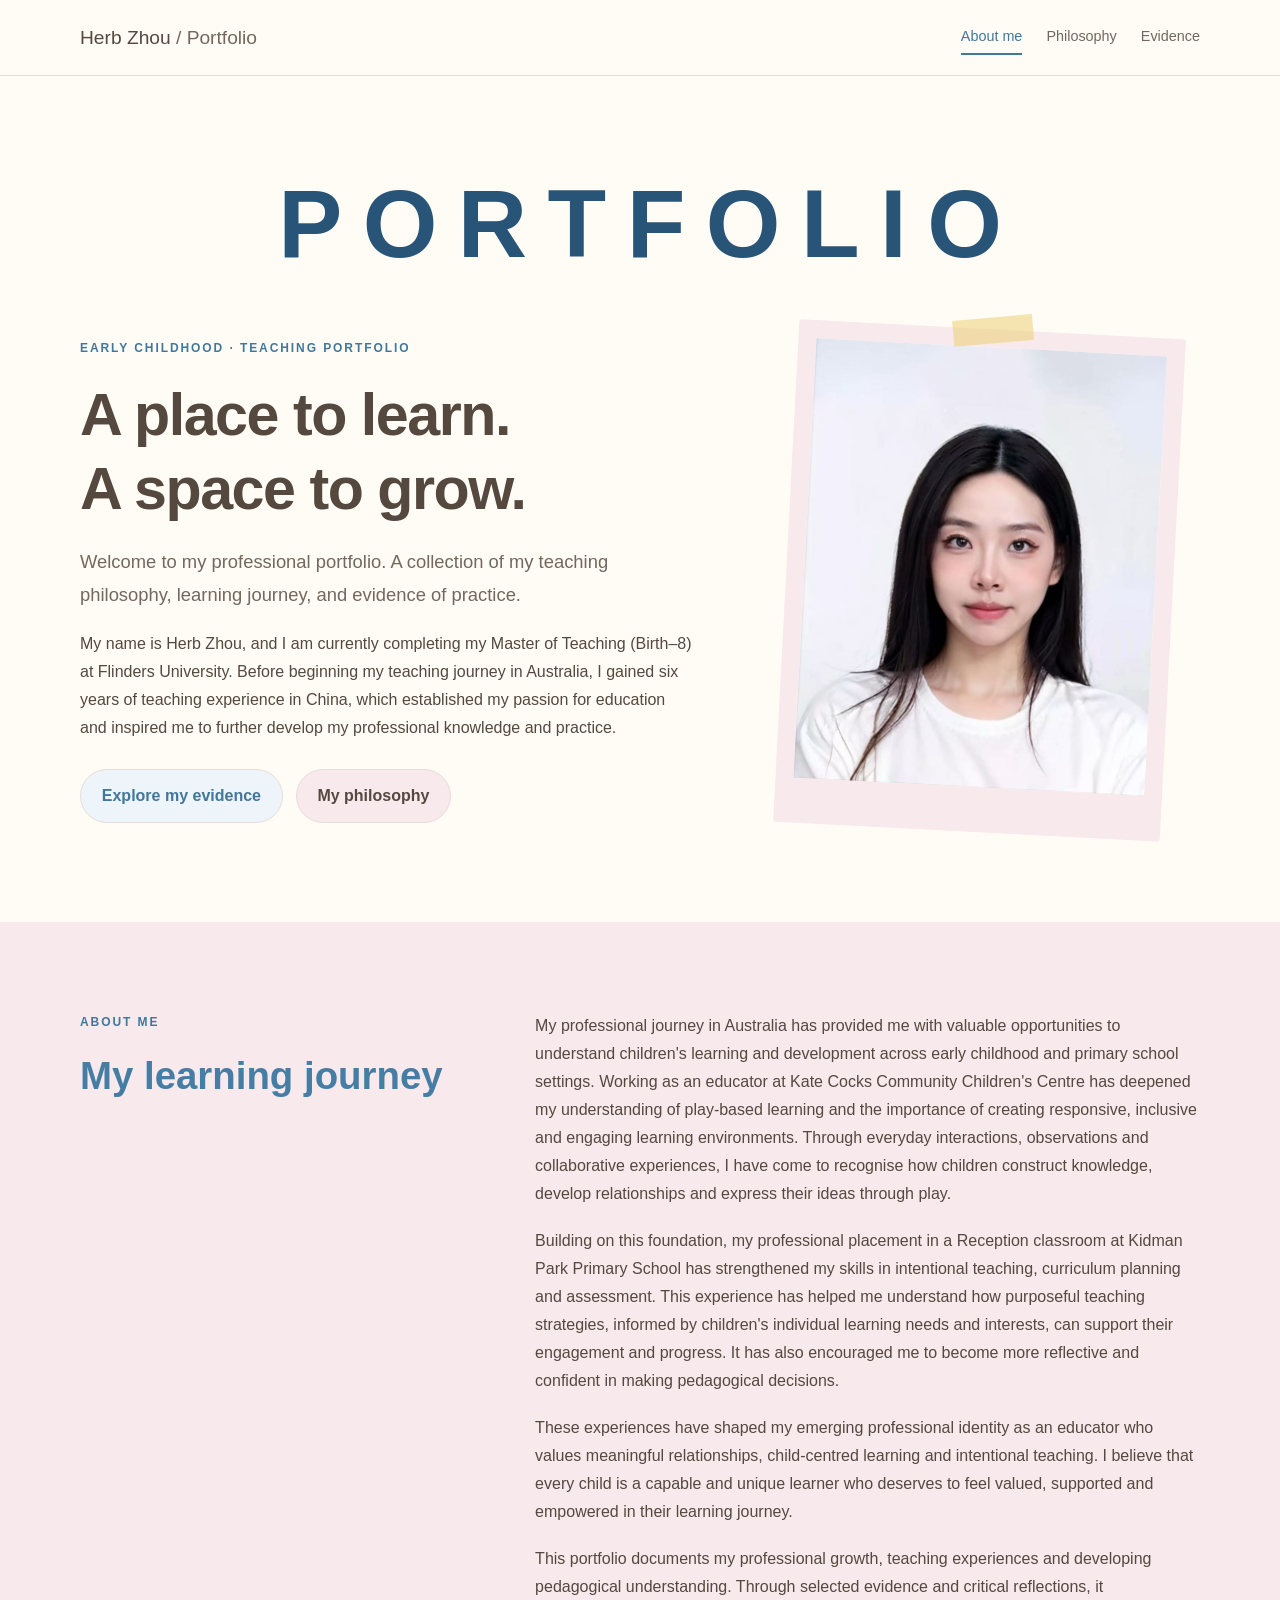
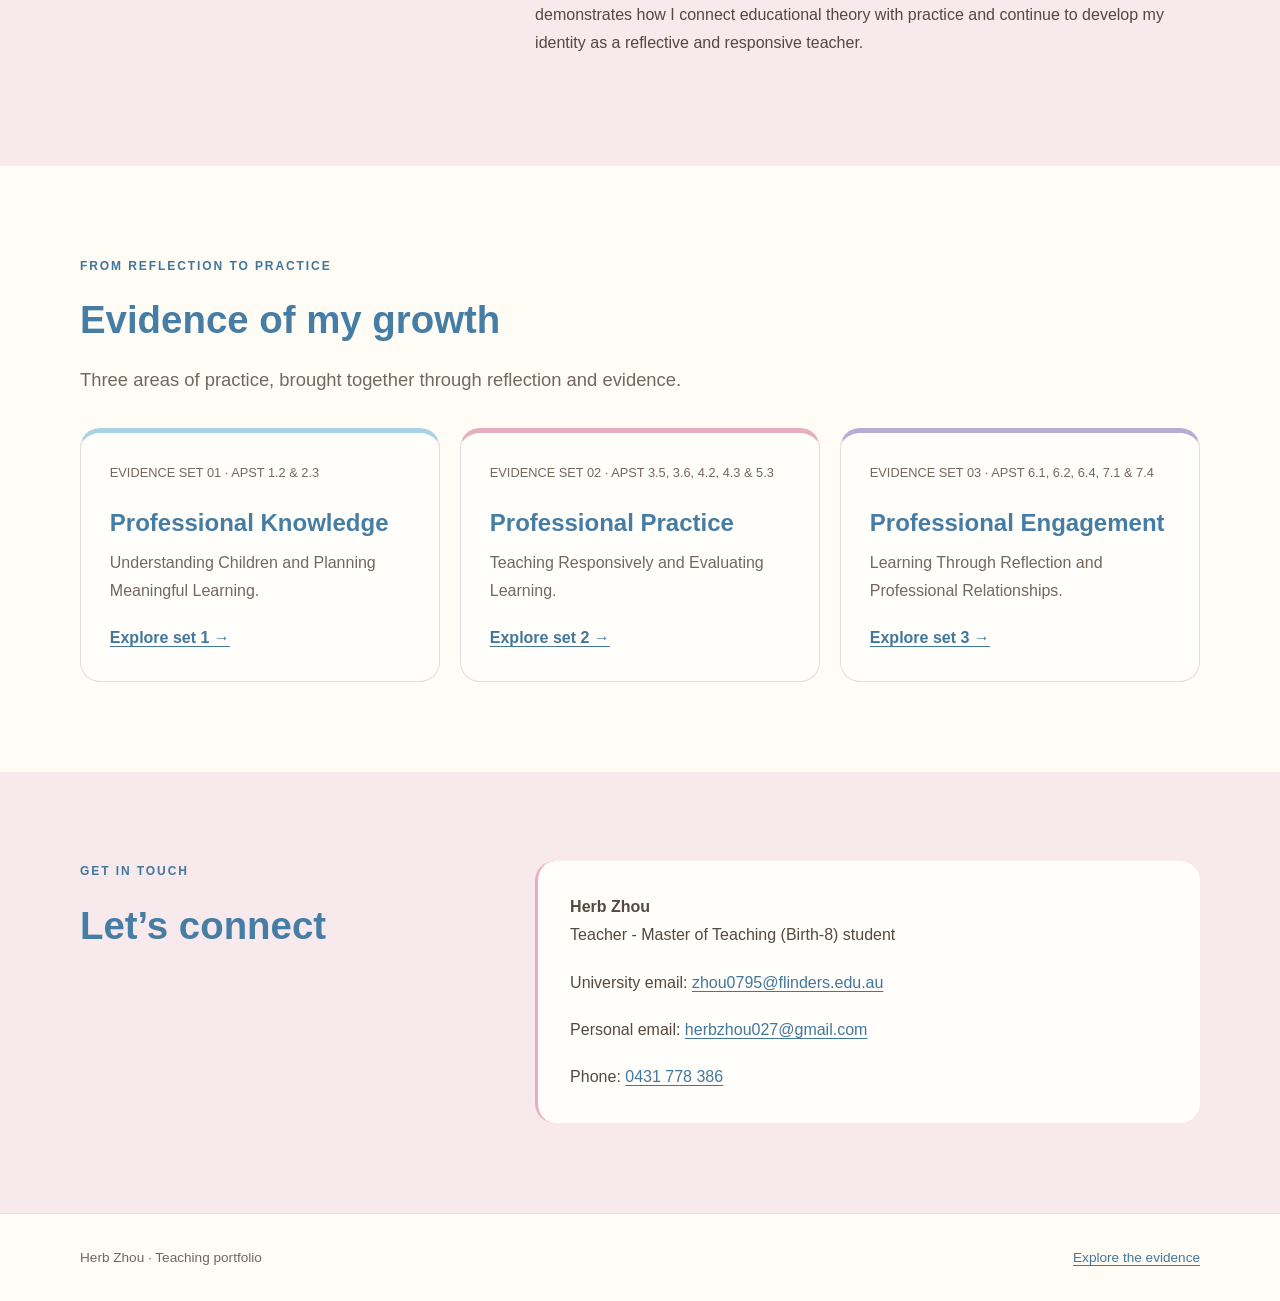
<file: index.html>
<!DOCTYPE html>
<html lang="en-AU">
<head>
  <meta charset="utf-8">
  <meta name="viewport" content="width=device-width, initial-scale=1">
  <!-- EDIT: give each page a unique title and a short, accurate description. -->
  <title>About me | Herb Zhou</title>
  <meta name="description" content="Herb Zhou’s teaching portfolio: Master of Teaching (Birth–8) studies, early childhood and Reception experience, philosophy and evidence of practice.">
  <link rel="stylesheet" href="styles.css">
  <link rel="icon" href="assets/images/favicon.svg" type="image/svg+xml">
</head>
<body>
  <a class="skip-link" href="#main">Skip to content</a>
  <!-- SHARED HEADER: keep this navigation consistent across all HTML pages. -->
  <header class="site-header">
    <div class="container header-inner">
      <!-- NAME: keep the owner’s name consistent in every page header and footer. -->
      <a class="brand" href="index.html">Herb Zhou<span class="muted"> / Portfolio</span></a>
      <nav class="site-nav" aria-label="Main navigation">
        <a href="index.html" aria-current="page">About me</a>
        <a href="philosophy.html">Philosophy</a>
        <a href="evidence.html">Evidence</a>
      </nav>
    </div>
  </header>
  <main id="main">
    <!-- ABOUT ME: based on assets/documents/Introduction.docx; update as studies and roles change. -->
    <section class="section">
      <!-- EDIT: decorative portfolio lettering; the introduction below provides the page heading. -->
      <div class="container portfolio-banner" aria-hidden="true">
        <span>P</span><span>O</span><span>R</span><span>T</span><span>F</span><span>O</span><span>L</span><span>I</span><span>O</span>
      </div>
      <div class="container hero-grid">
        <div>
          <p class="eyebrow">Early childhood · Teaching portfolio</p>
          <h1>A place to learn.<br>A space to grow.</h1>
          <p class="lead">Welcome to my professional portfolio. A collection of my teaching philosophy, learning journey, and evidence of practice.</p>
          <p>My name is Herb Zhou, and I am currently completing my Master of Teaching (Birth–8) at Flinders University. Before beginning my teaching journey in Australia, I gained six years of teaching experience in China, which established my passion for education and inspired me to further develop my professional knowledge and practice.</p>
          <div class="actions">
            <a class="button" href="evidence.html">Explore my evidence</a>
            <a class="button button-secondary" href="philosophy.html">My philosophy</a>
          </div>
        </div>
        <!-- PORTRAIT: change the file path and alt text to replace the headshot. -->
        <div class="portrait-placeholder portrait-frame">
          <img src="assets/images/herbFace.jpg" alt="Portrait of Herb Zhou" width="984" height="1234" fetchpriority="high">
        </div>
      </div>
    </section>
    <section class="section soft-section" aria-labelledby="journey">
      <div class="container two-column">
        <div>
          <p class="eyebrow">About me</p>
          <h2 id="journey">My learning journey</h2>
        </div>
        <div class="reading">
          <p>My professional journey in Australia has provided me with valuable opportunities to understand children&#x27;s learning and development across early childhood and primary school settings. Working as an educator at Kate Cocks Community Children&#x27;s Centre has deepened my understanding of play-based learning and the importance of creating responsive, inclusive and engaging learning environments. Through everyday interactions, observations and collaborative experiences, I have come to recognise how children construct knowledge, develop relationships and express their ideas through play.</p>
          <p>Building on this foundation, my professional placement in a Reception classroom at Kidman Park Primary School has strengthened my skills in intentional teaching, curriculum planning and assessment. This experience has helped me understand how purposeful teaching strategies, informed by children&#x27;s individual learning needs and interests, can support their engagement and progress. It has also encouraged me to become more reflective and confident in making pedagogical decisions.</p>
          <p>These experiences have shaped my emerging professional identity as an educator who values meaningful relationships, child-centred learning and intentional teaching. I believe that every child is a capable and unique learner who deserves to feel valued, supported and empowered in their learning journey.</p>
          <p>This portfolio documents my professional growth, teaching experiences and developing pedagogical understanding. Through selected evidence and critical reflections, it demonstrates how I connect educational theory with practice and continue to develop my identity as a reflective and responsive teacher.</p>
        </div>
      </div>
    </section>
    <section class="section" aria-labelledby="evidence-title">
      <div class="container">
        <p class="eyebrow">From reflection to practice</p>
        <h2 id="evidence-title">Evidence of my growth</h2>
        <p class="lead">Three areas of practice, brought together through reflection and evidence.</p>
        <div class="card-grid">
          <article class="card">
            <p class="card-number">EVIDENCE SET 01 · APST 1.2 &amp; 2.3</p>
            <h3>Professional Knowledge</h3>
            <p>Understanding Children and Planning Meaningful Learning.</p>
            <a href="evidence-1.html">Explore set 1 <span aria-hidden="true">→</span></a>
          </article>
          <article class="card">
            <p class="card-number">EVIDENCE SET 02 · APST 3.5, 3.6, 4.2, 4.3 &amp; 5.3</p>
            <h3>Professional Practice</h3>
            <p>Teaching Responsively and Evaluating Learning.</p>
            <a href="evidence-2.html">Explore set 2 <span aria-hidden="true">→</span></a>
          </article>
          <article class="card">
            <p class="card-number">EVIDENCE SET 03 · APST 6.1, 6.2, 6.4, 7.1 &amp; 7.4</p>
            <h3>Professional Engagement</h3>
            <p>Learning Through Reflection and Professional Relationships.</p>
            <a href="evidence-3.html">Explore set 3 <span aria-hidden="true">→</span></a>
          </article>
        </div>
      </div>
    </section>
    <section class="section soft-section" aria-labelledby="contact-title">
      <div class="container two-column">
        <div>
          <p class="eyebrow">Get in touch</p>
          <h2 id="contact-title">Let’s connect</h2>
        </div>
        <!-- EDIT: replace with approved public contact information. -->
        <div class="contact-box">
          <p><strong>Herb Zhou</strong><br>Teacher - Master of Teaching (Birth-8) student</p>
          <p>University email: <a href="mailto:zhou0795@flinders.edu.au">zhou0795@flinders.edu.au</a></p>
          <p>Personal email: <a href="mailto:herbzhou027@gmail.com">herbzhou027@gmail.com</a></p>
          <p>Phone: <a href="tel:+61431778386">0431 778 386</a></p>
        </div>
      </div>
    </section>
  </main>
  <!-- SHARED FOOTER: update all copies together. -->
  <footer class="site-footer">
    <div class="container footer-inner">
      <p>Herb Zhou · Teaching portfolio</p>
      <a href="evidence.html">Explore the evidence</a>
    </div>
  </footer>
</body>
</html>
</file>
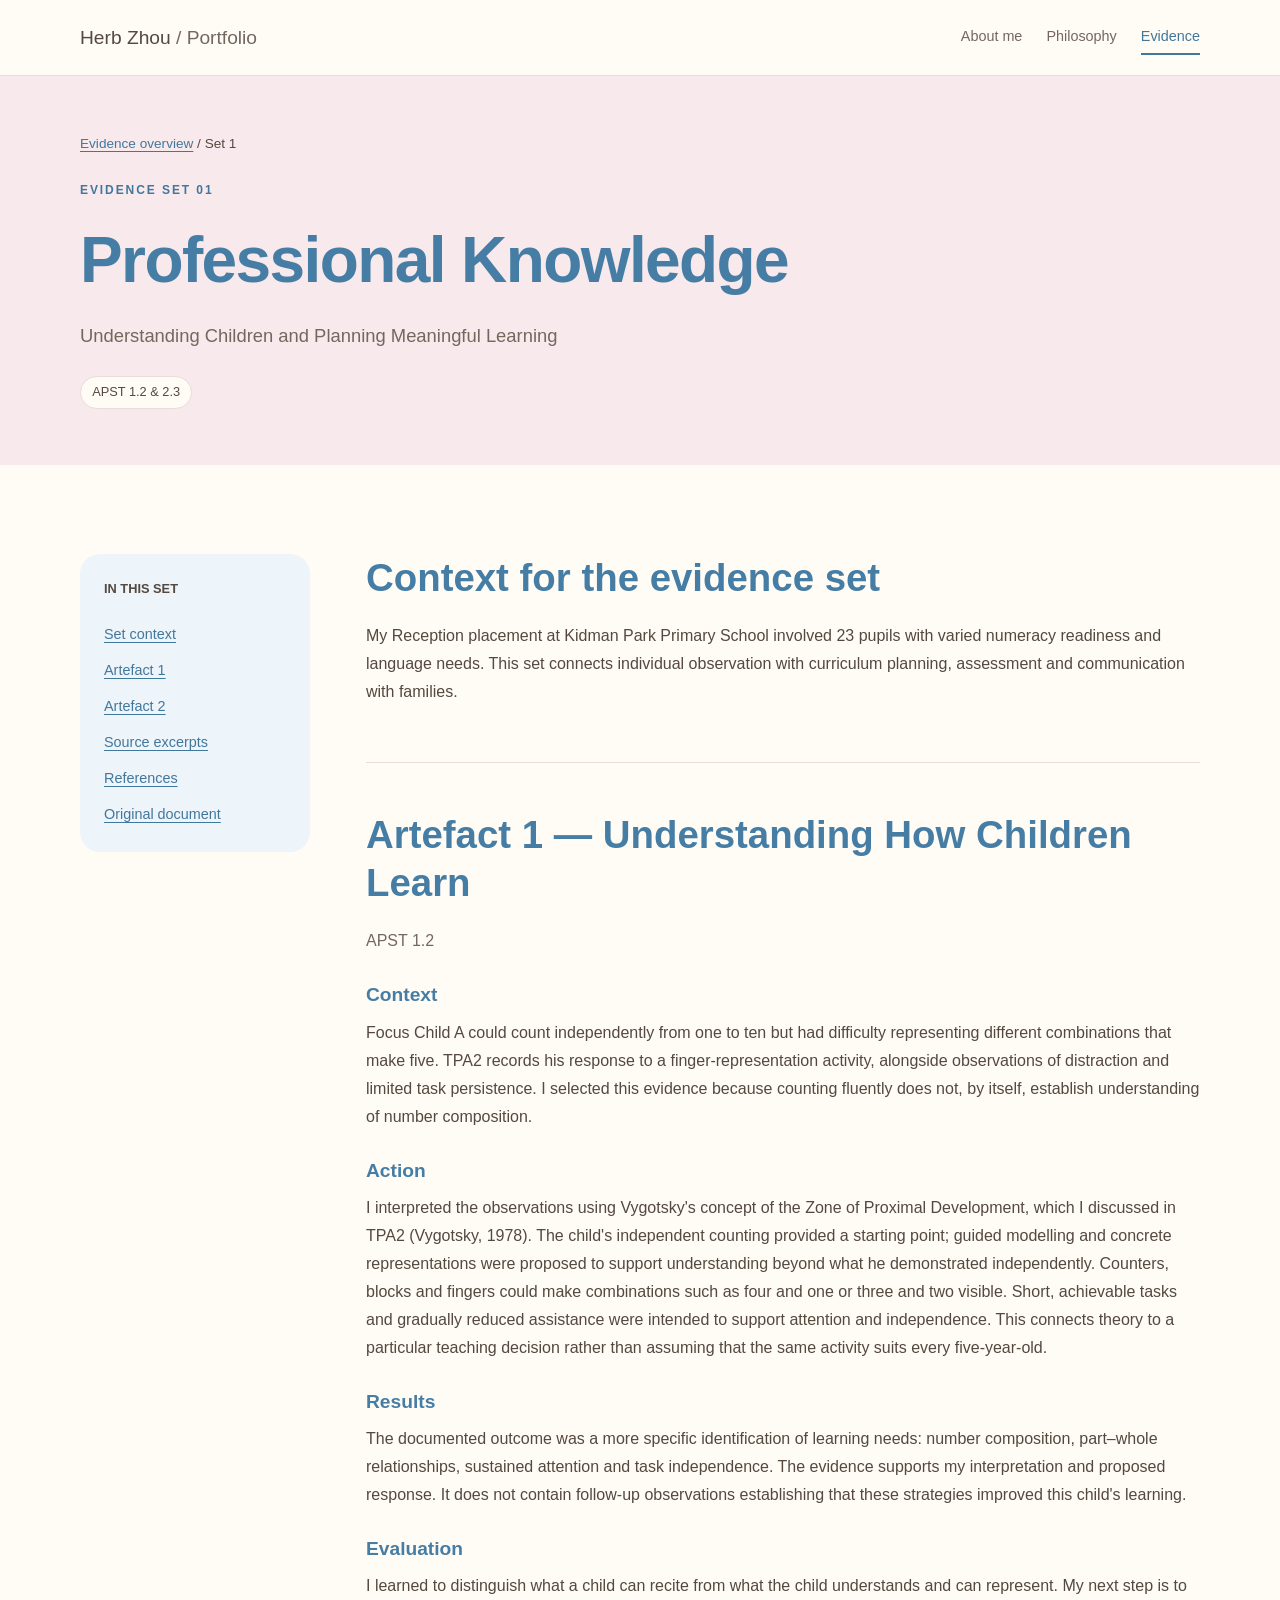
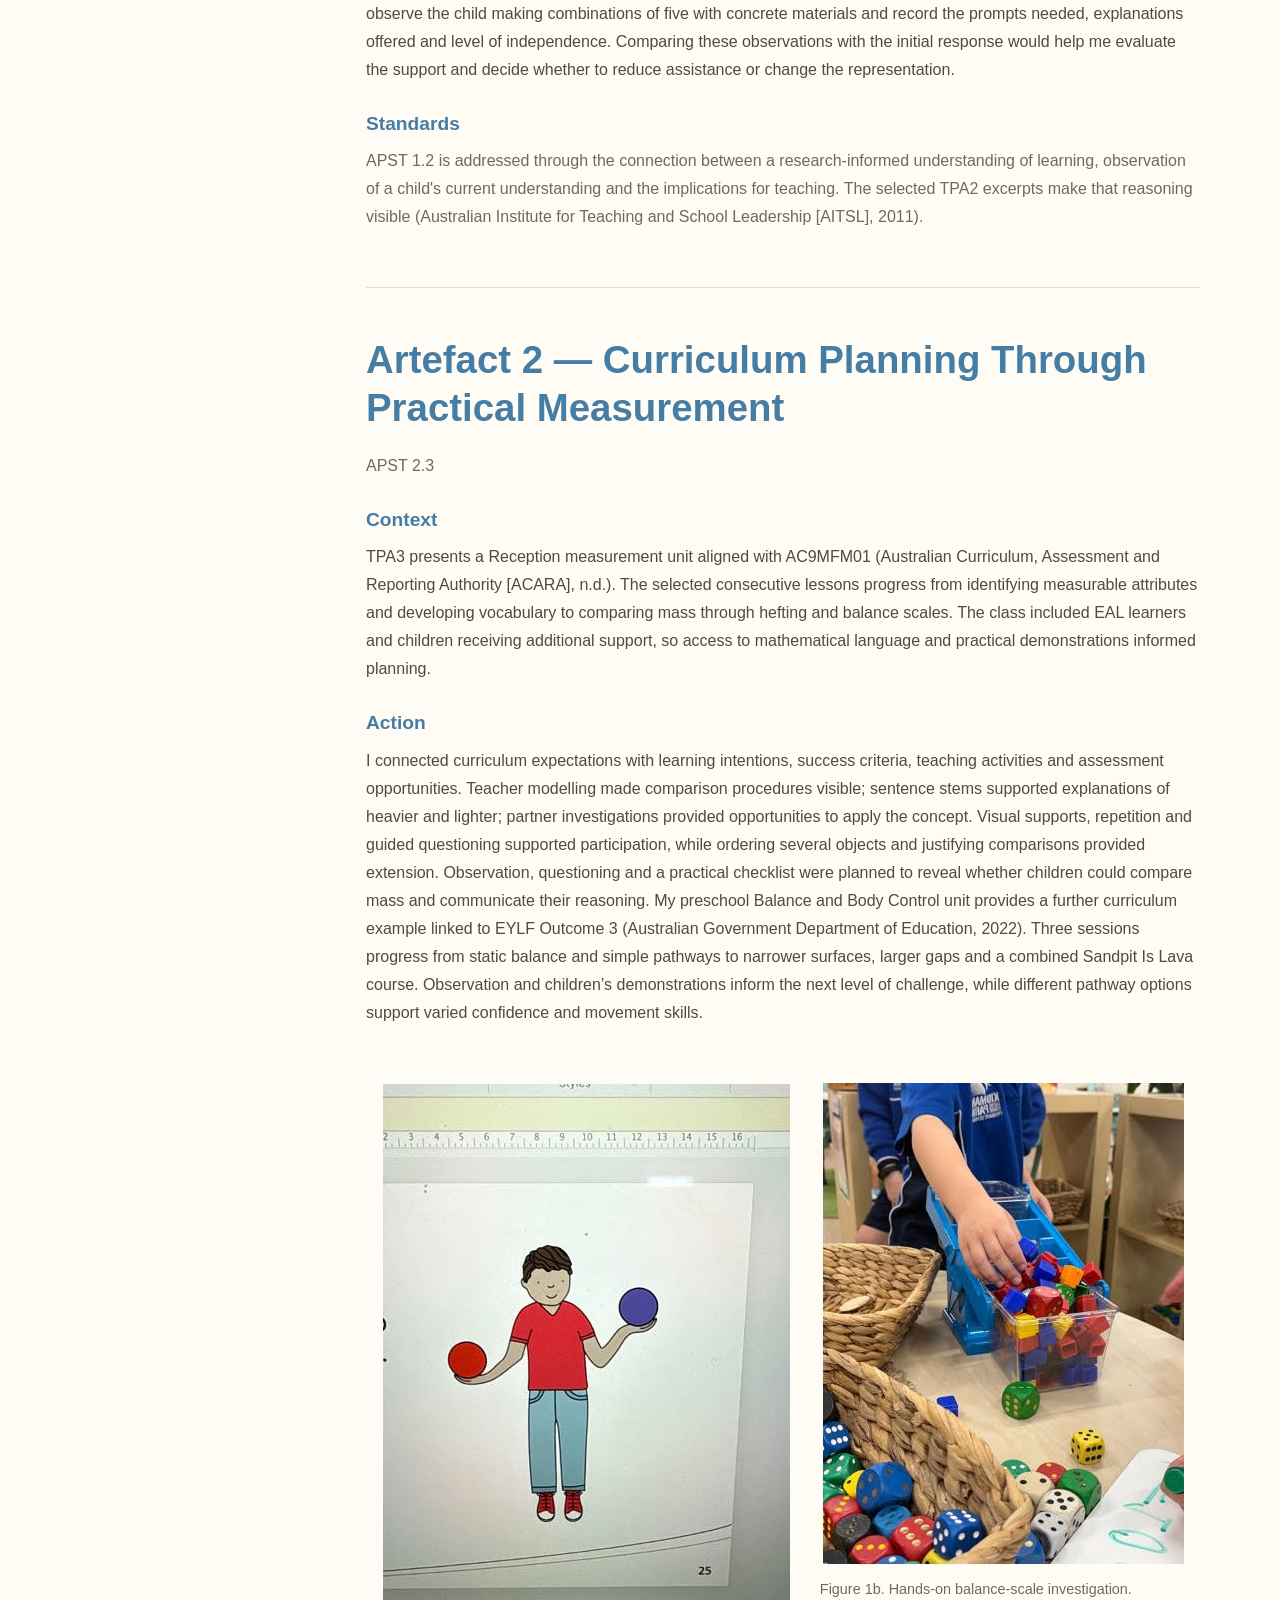
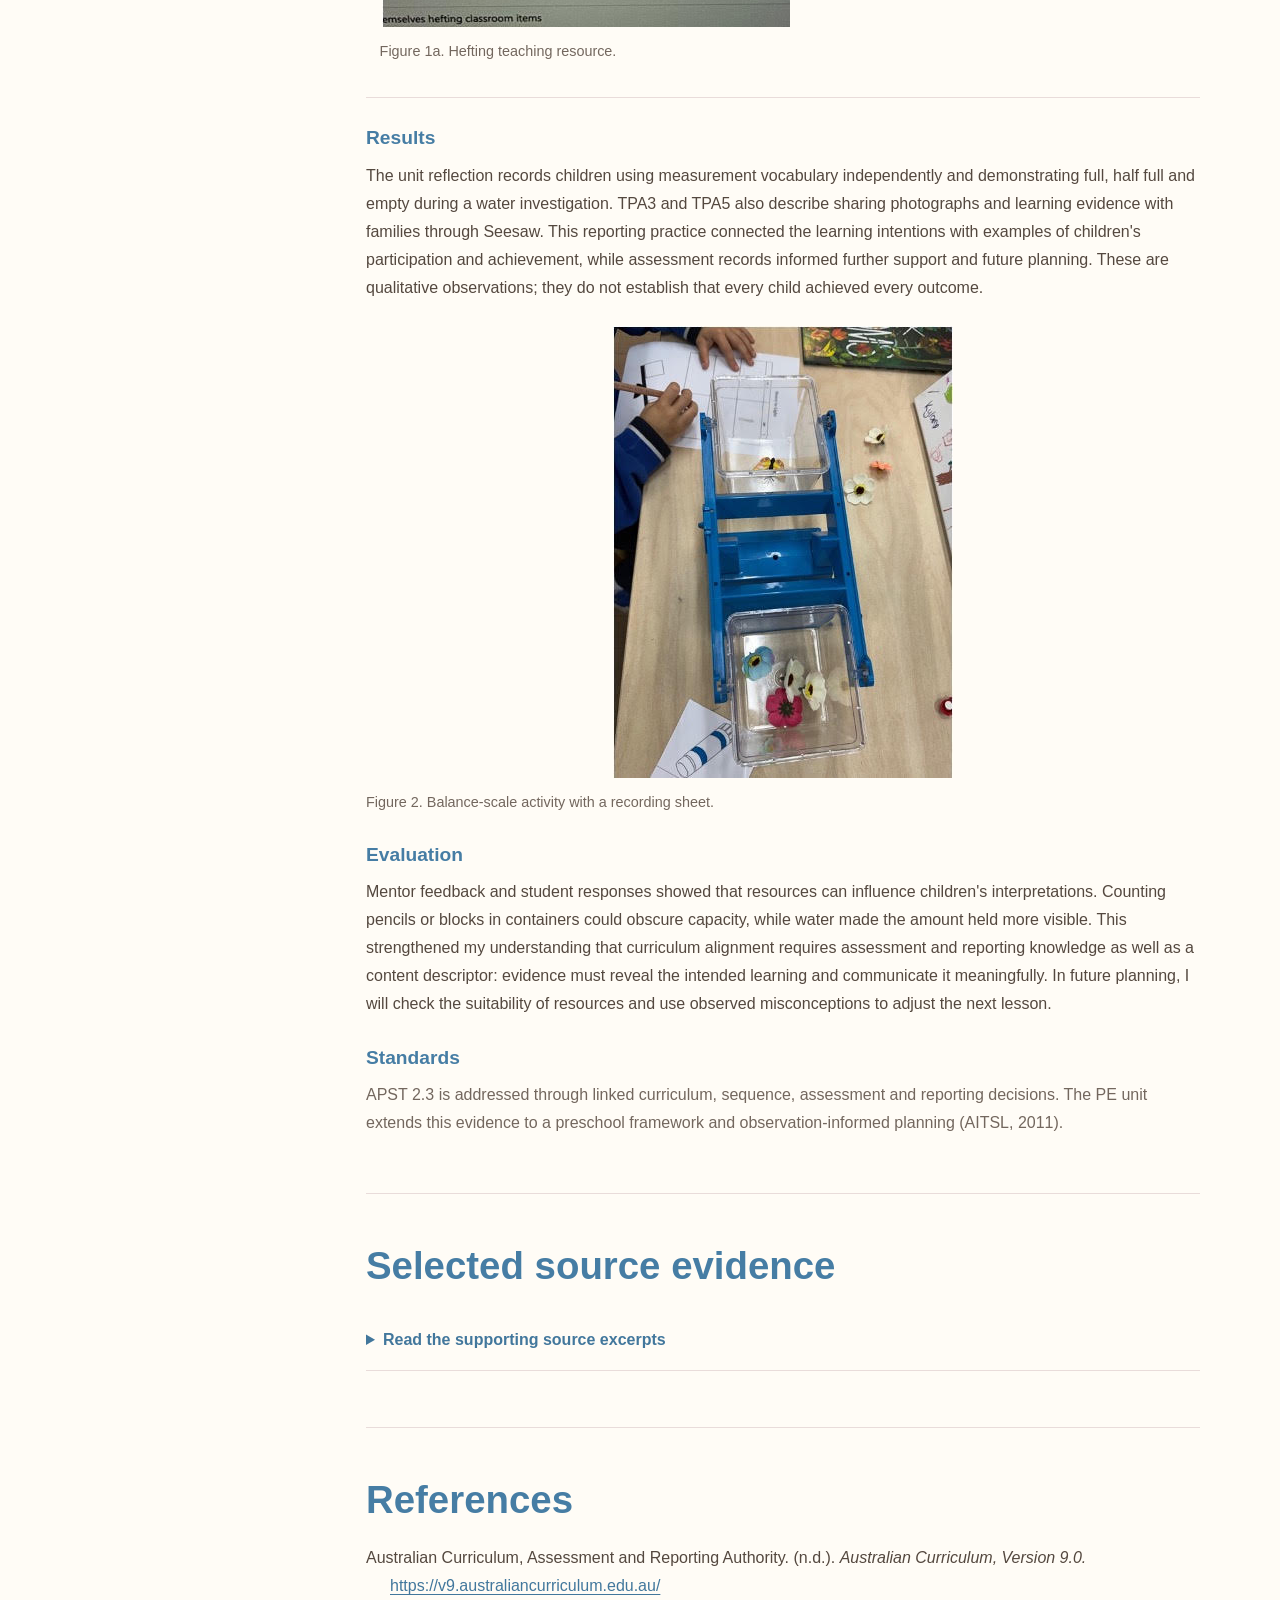
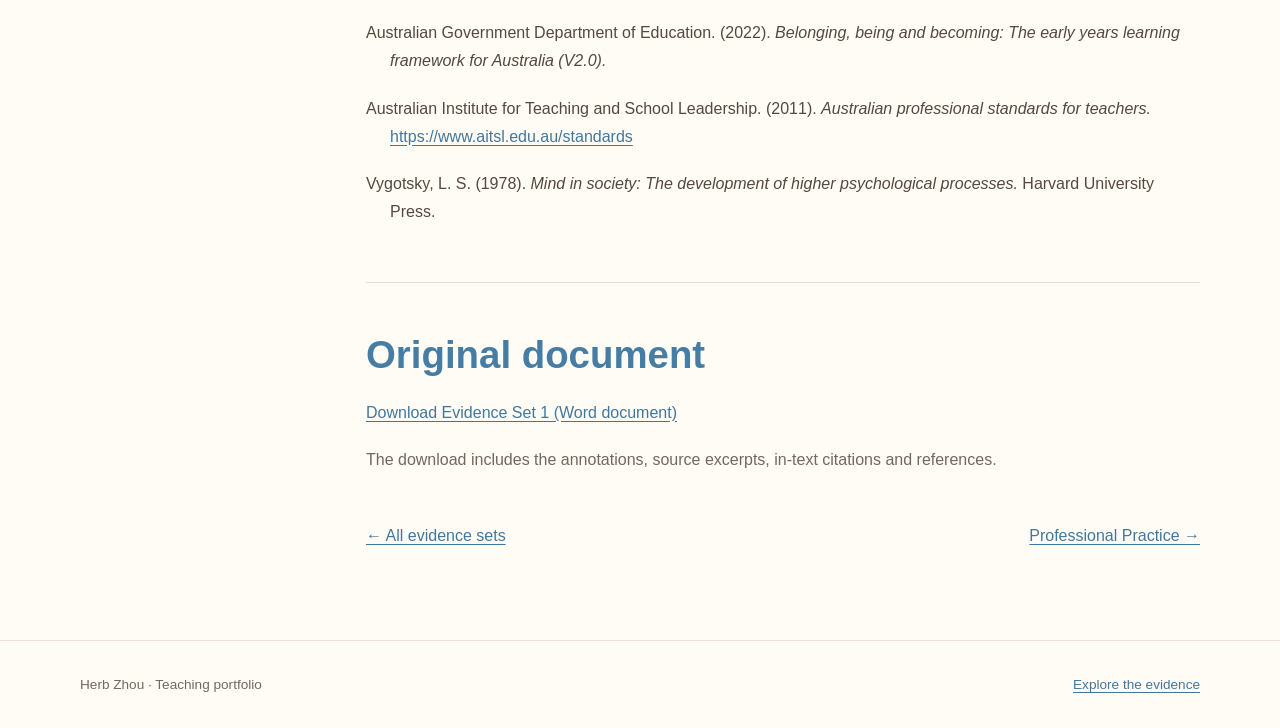
<file: evidence-1.html>
<!DOCTYPE html>
<html lang="en-AU">
<head>
  <meta charset="utf-8">
  <meta name="viewport" content="width=device-width, initial-scale=1">
  <!-- EDIT: give each page a unique title and a short, accurate description. -->
  <title>Professional Knowledge | Herb Zhou</title>
  <meta name="description" content="Understanding Children and Planning Meaningful Learning — reflections, selected source evidence and professional standards.">
  <link rel="stylesheet" href="styles.css">
  <link rel="icon" href="assets/images/favicon.svg" type="image/svg+xml">
</head>
<body>
  <a class="skip-link" href="#main">Skip to content</a>
  <!-- SHARED HEADER: keep this navigation consistent across all HTML pages. -->
  <header class="site-header">
    <div class="container header-inner">
      <!-- NAME: keep the owner?s name consistent in every page header and footer. -->
      <a class="brand" href="index.html">Herb Zhou<span class="muted"> / Portfolio</span></a>
      <nav class="site-nav" aria-label="Main navigation">
        <a href="index.html">About me</a>
        <a href="philosophy.html">Philosophy</a>
        <a href="evidence.html" aria-current="page">Evidence</a>
      </nav>
    </div>
  </header>
  <main id="main">
    <header class="page-heading">
      <div class="container">
        <p class="breadcrumb"><a href="evidence.html">Evidence overview</a> / Set 1</p>
        <p class="eyebrow">Evidence set 01</p>
        <h1>Professional Knowledge</h1>
        <p class="lead">Understanding Children and Planning Meaningful Learning</p>
        <!-- EDIT: verify standard numbers against your own course requirements. -->
        <div class="evidence-meta"><span class="tag">APST 1.2 &amp; 2.3</span></div>
      </div>
    </header>
    <section class="section">
      <div class="container evidence-layout">
        <!-- SECTION MENU: links correspond to the IDs on each artefact below. -->
        <nav class="section-menu" aria-label="On this evidence page"><p>IN THIS SET</p><ul><li><a href="#context">Set context</a></li><li><a href="#artefact-1">Artefact 1</a></li><li><a href="#artefact-2">Artefact 2</a></li><li><a href="#sources">Source excerpts</a></li><li><a href="#references">References</a></li><li><a href="#document">Original document</a></li></ul></nav>
        <div>
<section id="context" class="evidence-section"><h2>Context for the evidence set</h2>
<p>My Reception placement at Kidman Park Primary School involved 23 pupils with varied numeracy readiness and language needs. This set connects individual observation with curriculum planning, assessment and communication with families.</p>
</section>
<!-- ARTEFACT 1: wording from the supplied evidence document. -->
<section id="artefact-1" class="evidence-section"><h2>Artefact 1 — Understanding How Children Learn</h2>
<p class="muted">APST 1.2</p>
<h3>Context</h3>
<p>Focus Child A could count independently from one to ten but had difficulty representing different combinations that make five. TPA2 records his response to a finger-representation activity, alongside observations of distraction and limited task persistence. I selected this evidence because counting fluently does not, by itself, establish understanding of number composition.</p>
<h3>Action</h3>
<p>I interpreted the observations using Vygotsky&#x27;s concept of the Zone of Proximal Development, which I discussed in TPA2 (Vygotsky, 1978). The child&#x27;s independent counting provided a starting point; guided modelling and concrete representations were proposed to support understanding beyond what he demonstrated independently. Counters, blocks and fingers could make combinations such as four and one or three and two visible. Short, achievable tasks and gradually reduced assistance were intended to support attention and independence. This connects theory to a particular teaching decision rather than assuming that the same activity suits every five-year-old.</p>
<h3>Results</h3>
<p>The documented outcome was a more specific identification of learning needs: number composition, part–whole relationships, sustained attention and task independence. The evidence supports my interpretation and proposed response. It does not contain follow-up observations establishing that these strategies improved this child&#x27;s learning.</p>
<h3>Evaluation</h3>
<p>I learned to distinguish what a child can recite from what the child understands and can represent. My next step is to observe the child making combinations of five with concrete materials and record the prompts needed, explanations offered and level of independence. Comparing these observations with the initial response would help me evaluate the support and decide whether to reduce assistance or change the representation.</p>
<h3>Standards</h3>
<p class="muted">APST 1.2 is addressed through the connection between a research-informed understanding of learning, observation of a child&#x27;s current understanding and the implications for teaching. The selected TPA2 excerpts make that reasoning visible (Australian Institute for Teaching and School Leadership [AITSL], 2011).</p>
</section>
<!-- ARTEFACT 2: wording from the supplied evidence document. -->
<section id="artefact-2" class="evidence-section"><h2>Artefact 2 — Curriculum Planning Through Practical Measurement</h2>
<p class="muted">APST 2.3</p>
<h3>Context</h3>
<p>TPA3 presents a Reception measurement unit aligned with AC9MFM01 (Australian Curriculum, Assessment and Reporting Authority [ACARA], n.d.). The selected consecutive lessons progress from identifying measurable attributes and developing vocabulary to comparing mass through hefting and balance scales. The class included EAL learners and children receiving additional support, so access to mathematical language and practical demonstrations informed planning.</p>
<h3>Action</h3>
<p>I connected curriculum expectations with learning intentions, success criteria, teaching activities and assessment opportunities. Teacher modelling made comparison procedures visible; sentence stems supported explanations of heavier and lighter; partner investigations provided opportunities to apply the concept. Visual supports, repetition and guided questioning supported participation, while ordering several objects and justifying comparisons provided extension. Observation, questioning and a practical checklist were planned to reveal whether children could compare mass and communicate their reasoning. My preschool Balance and Body Control unit provides a further curriculum example linked to EYLF Outcome 3 (Australian Government Department of Education, 2022). Three sessions progress from static balance and simple pathways to narrower surfaces, larger gaps and a combined Sandpit Is Lava course. Observation and children’s demonstrations inform the next level of challenge, while different pathway options support varied confidence and movement skills.</p>
<div class="table-scroll"><table><tbody><tr><td><img class="evidence-image" src="assets/images/evidence-set-1/image1.jpg" alt="Supporting evidence image 1 from Evidence Set 1; description follows below." width="408" height="544" loading="lazy"><p class="image-caption">Figure 1a. Hefting teaching resource.</p></td><td><img class="evidence-image" src="assets/images/evidence-set-1/image2.jpg" alt="Supporting evidence image 2 from Evidence Set 1; description follows below." width="362" height="482" loading="lazy"><p class="image-caption">Figure 1b. Hands-on balance-scale investigation.</p></td></tr></tbody></table></div>
<h3>Results</h3>
<p>The unit reflection records children using measurement vocabulary independently and demonstrating full, half full and empty during a water investigation. TPA3 and TPA5 also describe sharing photographs and learning evidence with families through Seesaw. This reporting practice connected the learning intentions with examples of children&#x27;s participation and achievement, while assessment records informed further support and future planning. These are qualitative observations; they do not establish that every child achieved every outcome.</p>
<img class="evidence-image" src="assets/images/evidence-set-1/image3.jpg" alt="Supporting evidence image 3 from Evidence Set 1; description follows below." width="340" height="452" loading="lazy">
<p class="image-caption">Figure 2. Balance-scale activity with a recording sheet.</p>
<h3>Evaluation</h3>
<p>Mentor feedback and student responses showed that resources can influence children&#x27;s interpretations. Counting pencils or blocks in containers could obscure capacity, while water made the amount held more visible. This strengthened my understanding that curriculum alignment requires assessment and reporting knowledge as well as a content descriptor: evidence must reveal the intended learning and communicate it meaningfully. In future planning, I will check the suitability of resources and use observed misconceptions to adjust the next lesson.</p>
<h3>Standards</h3>
<p class="muted">APST 2.3 is addressed through linked curriculum, sequence, assessment and reporting decisions. The PE unit extends this evidence to a preschool framework and observation-informed planning (AITSL, 2011).</p>

</section>
<section id="sources" class="evidence-section"><h2>Selected source evidence</h2><details class="source-excerpts"><summary>Read the supporting source excerpts</summary>
<p>These excerpts support the numbered artefacts above. They are drawn from the supplied placement documents; layout has been adapted for readability. Original sources remain in originalHomework and report. Source excerpts are separate from the annotation prose.</p>
<h3 class="source-heading">Artefact 1 — Observation, interpretation and proposed support</h3>
<p class="source-label">Source: TPA2-JiZhou.pdf, pages 5–7</p>
<p>Focus Child A  Profile Focus Child A is a 5 years old boy in the reception class. He presents emerging skills in both literacy and numeracy. Observations According to observations in classroom, focus Child A : He is able to count from 1 to 10 without any external help; however, he struggles with addition and subtraction within this range. He is easily distracted during explicit teaching and structured learning activities, having difficulty maintaining attention . During task engagement, he may show limited participation or complete tasks with a low level of accuracy and patience.  For example, during a morning routine activity, the teacher asked students to represent the number 5 with their fingers. Focus Child A can’t respond timely and accurately. Even though he recognises that one hand has 5 fingers. He reacted slow to break numbers apart and put them back together (e.g., 4 + 1, 3 + 2), which shows he has a weak understanding of part–whole relationships.  Assessment Interpretation These observations suggest that the child is currently at an early stage of numeracy development, specifically in the areas of number composition and early addition. While he has developed basic counting ability, he requires further support in understanding how numbers can be broken apart and combined as well as part–whole relationships. In addition, his limited attention span and frequent distraction show that he may struggle to engage with structured learning tasks, which may impact his overalllearning experience and outcome. His inconsistent participation and low level of independence further suggest that he benefits from guided support and structured, scaffolded learning experiences that are broken into short and manageable steps to support task engagement, which relates with Lev Vygotsky’s concept of the Zone of Proximal Development, where appropriate scaffolding can support the child’s progression from current understanding to more advanced skills. (APST 1.2, 5.1)   Learning Needs Therefore, the child’s learning needs include: • Development of number composition and part–whole understanding • Support in early addition &amp; subtraction concepts and through concrete experiences • Improvement in sustained attention and task engagement • Opportunities to develop independence in completing learning tasks Teaching Strategies To support this child, the following strategies will be implemented: • Use of hands-on manipulatives (e.g., counters, blocks, fingers) to support understanding of number composition and addition • Provide explicit teaching and modelling of part–whole relationships (e.g., demonstrating 5 as 4 + 1, 3 + 2) • Implement play-based and 1v1 learning activities to increase engagement and reduce distraction • Break tasks into short, achievable steps to support attention and task completion • Offer guided support and scaffolding, gradually reducing assistance to build independenceThese strategies aim to provide tailored support and promote the child’s ongoing development in both numeracy and learning engagement. (APST 1.5, 3.3) Ongoing observations and formative and informal assessment will be used to monitor Focus Child A’s progress and keep him on track. Meanwhile ,these will also be applied to evaluate the effectiveness of teaching strategies and inform ongoing adjustments to teaching practices. (APST 5.4)</p>

<h3 class="source-heading">Artefact 2 — Curriculum planning and reporting</h3>
<p class="source-label">Source: TPA3 measurement-1.docx. The class size in the selected context is corrected to 23, as confirmed by the author.</p>
<div class="table-scroll"><table><tbody><tr><td><p>Mathematics</p></td></tr><tr><td><p>Year Level: Reception Year                    Term:  2                  Length of Unit: Week3&amp;4</p></td></tr><tr><td><h3>Context</h3></td><td><p>The observed class is a Reception class, consisting of 23 students aged between four and five years. The class presents a highly diverse background, with 2 students requiring SSO support and  5 students identified as English as an Additional Language(EAL) learners. This diversity is particularly evident in students&#x27; early numeracy development(APST1.1,1.3,1.5). Students in this class show a wide range of mathematical understanding. Some children can perform addition and subtraction beyond 20 and can recognize numbers up to 100 within a very short time, while others are still developing foundational skills, such as counting to 10 and recognizing numerals with confidence(APST 1.1,1.5).</p></td></tr><tr><td><p>Content Strand</p></td><td><p>Measurement</p></td><td><p>General Capabilities and Cross Curriculum Priorities</p></td><td><p>Numeracy</p><p>Literacy</p><p>Critical and Creative Thinking</p><p>Personal and Social Capability</p></td></tr><tr><td><p>Content Descriptors</p></td><td><p>• AC9MFM01 – identify and compare attributes of objects and events, including length, capacity, mass and duration, using direct comparisons and communicating reasoning.</p></td></tr></tbody></table></div>
<div class="table-scroll"><table><tbody><tr><td><p>Proficiency Strands</p></td><td><p>Achievement Standard</p></td></tr><tr><td><p>Understanding</p><p>Students understand that objects can be compared using measurable attributes such as mass, length, and capacity.</p><p>Fluency</p><p>Students use mathematical vocabulary such as heavy, light, taller, shorter, and full to describe and compare objects.</p><p>Reasoning</p><p>Students explain their thinking when comparing objects and justify why one object may be heavier or lighter than another.</p><p>Problem Solving</p><p>Students investigate and compare real-life objects using direct comparison strategies and hands-on materials.</p></td><td><p>By the end of the unit, students identify and compare measurable attributes of familiar objects using direct comparison. Students use mathematical language to explain their observations and reasoning during hands-on investigations.</p></td></tr></tbody></table></div>
<div class="table-scroll"><table><tbody><tr><td><p>Unit Key Ideas and Outcomes</p></td></tr><tr><td><p>Lesson</p></td><td><p>Key Content / Nouns and verbs - implications</p></td><td><p>How will you know students have achieved the required learning?</p></td></tr><tr><td><p>1:</p></td><td><p>Introducing measurement vocabulary and measurable attributes through real-life objects and discussion.</p></td><td><p>Students can identify and describe different attributes of familiar objects using mathematical language during class discussions and hands-on activities.</p></td></tr><tr><td><p>2:</p></td><td><p>Exploring mass using direct comparison and the vocabulary heavy, light, heavier, and lighter.</p></td><td><p>Students can compare familiar objects and explain whether an object is heavier or lighter using appropriate mathematical vocabulary.</p></td></tr><tr><td><p>3:</p></td><td><p>Comparing mass through practical investigations using hefting and balance scales.</p></td><td><p>Students can use direct comparison strategies to compare mass and explain their thinking during practical investigations and whole-class discussions.</p></td></tr><tr><td><p>4:</p></td><td><p>Applying understanding of mass through collaborative sorting and food investigation activities.</p></td><td><p>Students can sort objects into heavy and light categories and justify their decisions using mathematical vocabulary and sentence stems.</p></td></tr><tr><td><p>5:</p></td><td><p>Developing mathematical communication using sentence stems and reflective discussion.</p></td><td><p>Students can communicate mathematical thinking using appropriate measurement vocabulary during partner and whole-class discussions.</p></td></tr><tr><td><p>6:</p></td><td><p>Demonstrating understanding of measurement concepts through practical assessment tasks.</p></td><td><p>Students independently compare familiar objects using direct comparison and communicate reasoning using appropriate mathematical language.</p></td></tr></tbody></table></div>
<div class="table-scroll"><table><tbody><tr><td><p>Differentiation Consideration(APST1.3,1.5,1.6)</p></td></tr><tr><td><p>Visual supports and modelling will be used to support EAL learners and students requiring additional assistance.</p><p>Hands-on manipulatives and practical investigations will support kinaesthetic learners and students developing foundational numeracy skills.</p><p>Students will be paired strategically to encourage peer support and collaborative learning.</p><p>Open-ended questioning and investigation tasks will provide extension opportunities for students demonstrating advanced mathematical understanding.</p><p>Teacher guidance, repetition, and sentence stems will be provided to support students’ mathematical communication and reasoning.</p></td></tr></tbody></table></div>
<div class="table-scroll"><table><tbody><tr><td><p>Lesson</p></td><td><p>Focus + Activities (3 to be detailed – must be consecutive)</p></td><td><p>Teaching Resources</p></td><td><p>Time</p></td></tr><tr><td><p>1</p></td><td><p>Lesson Focus:</p><p>Introducing measurement vocabulary and measurable attributes through discussion and hands-on exploration.</p><p>Learning Intention:</p><p>Students will identify measurable attributes such as heavy/light, tall/short, and big/small using familiar classroom objects.</p><p>Success Criteria:</p><p>I can describe objects using measurement words.</p><p>I can compare familiar objects.</p><p>I can explain my thinking using mathematical language.</p><p>1. Whole-class teaching and discussion (20 mins)</p><p>Invite students to the mat area.</p><p>Introduce the concept of measurement using familiar classroom objects.</p><p>Read sections of A Pig is Big and discuss the meaning of “big”.</p><p>Explore measurable attributes including:</p><p>big/small</p><p>tall/short</p><p>heavy/light</p><p>full/empty</p><p>Use questioning and classroom discussion to explore whether big always means heavy or tall.</p><p>Introduce measurement vocabulary through visual examples and interactive discussion.</p><p>2. Teacher modelling (5–10 mins)</p><p>Model how to compare objects using mathematical language.</p><p>Demonstrate comparing classroom objects using sentence stems such as:</p><p>“This object is heavier than…”</p><p>“This object is taller than…”</p><p>Think aloud to model mathematical reasoning and observation skills.</p><p>3. Independent / partner investigation task (20 mins)</p><p>Students work independently or with a partner to explore and compare classroom objects.</p><p>Students sort objects based on different measurable attributes.</p><p>Students discuss observations using teacher-supported sentence stems.</p><p>Teacher circulates, questions students, and records observational notes.</p><p>Differentiation</p><p>Support:</p><p>Visual supports and modelling provided for EAL learners.</p><p>Sentence stems provided during discussion tasks.</p><p>Teacher and SSO support during investigations.</p><p>Extension:</p><p>Students explain and justify comparisons using mathematical vocabulary.</p><p>Students compare multiple attributes independently.</p><p>(APST 1.1,1.3,1.5,2.1,3.1,3.2)</p></td><td><p>Interactive whiteboard</p><p>A Pig is Big storybook</p><p>Classroom objects for comparison</p><p>Picture cards</p><p>Measurement vocabulary visuals</p><p>Sorting materials</p></td><td><p>50 mins</p></td></tr><tr><td><p>2</p></td><td><p>Lesson Focus:</p><p>Developing an understanding of mass through direct comparison and hands-on investigation.</p><p>Learning Intention:</p><p>Students will explore the concept of mass and compare objects using the vocabulary heavy and light.</p><p>Success Criteria:</p><p>I can describe objects as heavy or light.</p><p>I can compare two objects.</p><p>I can explain my thinking using mathematical language.</p><p>1. Whole-class teaching and discussion (20 mins)</p><p>Invite students to the mat area.</p><p>Recall the previous lesson about measurable attributes.</p><p>Introduce the concept of mass using classroom objects and discussion.</p><p>Read sections of Balancing Act and discuss which animals were heavy or light.</p><p>Introduce and discuss vocabulary including:</p><p>heavy</p><p>light</p><p>heavier</p><p>lighter</p><p>Explore whether large objects are always heavy through questioning and discussion.</p><p>Introduce direct comparison using familiar classroom objects.</p><p>2. Teacher modelling (5–10 mins)</p><p>Model how to compare two objects using hands and classroom materials.</p><p>Demonstrate “hefting” by holding objects and thinking aloud.</p><p>Model sentence stems such as:</p><p>“The ___ is heavier than the ___.”</p><p>“The ___ is lighter than the ___.”</p><p>Demonstrate how to explain reasoning during comparison tasks.</p><p>3. Independent / partner investigation task (20 mins)</p><p>Students work independently or with a partner to compare classroom objects.</p><p>Students use hefting strategies to investigate which objects are heavy or light.</p><p>Students sort objects into heavy/light categories.</p><p>Students practise explaining comparisons using sentence stems.</p><p>Teacher circulates to observe, question students, and provide support where required.</p><p>Differentiation</p><p>Support:</p><p>Visual supports and repeated modelling provided for EAL learners.</p><p>Sentence stems and guided questioning used during investigations.</p><p>Teacher and SSO support provided during comparison tasks.</p><p>Extension:</p><p>Students explain why objects may feel heavier or lighter.</p><p>Students independently compare multiple objects and justify reasoning using mathematical vocabulary.</p><p>(APST 2.1, 2.2, 2.5, 3.1, 3.2)</p></td><td><p>Interactive whiteboard</p><p>Balancing Act storybook</p><p>Classroom objects with different masses</p><p>Heavy/light sorting materials</p><p>Measurement vocabulary visuals</p><p>Sentence stem cards</p></td><td><p>50mins</p></td></tr><tr><td><p>3</p></td><td><p>Lesson Focus:</p><p>Exploring and comparing mass through practical investigations using balance scales and hands-on materials.</p><p>Learning Intention:</p><p>Students will use direct comparison strategies to compare the mass of familiar objects.</p><p>Success Criteria:</p><p>I can compare objects using balance scales or hefting.</p><p>I can describe objects as heavier or lighter.</p><p>I can explain my thinking using mathematical language.</p><p>1. Whole-class teaching and discussion (20 mins)</p><p>Invite students to the mat area.</p><p>Recall vocabulary from previous lessons including:</p><p>heavy</p><p>light</p><p>heavier</p><p>lighter</p><p>Revise the concept of mass through questioning and discussion.</p><p>Introduce balance scales and discuss how they help compare mass.</p><p>Demonstrate how balance scales move when one object is heavier or lighter.</p><p>Discuss what it means when the scale balances equally.</p><p>Explore examples using familiar classroom or food objects.</p><p>2. Teacher modelling (5–10 mins)</p><p>Model how to use balance scales safely and correctly.</p><p>Demonstrate comparing two objects using both hefting and balance scales.</p><p>Model mathematical language and sentence stems such as:</p><p>“The ___ is heavier than the ___.”</p><p>“The ___ is lighter than the ___.”</p><p>“These objects balance equally.”</p><p>Think aloud to model reasoning and observation skills.</p><p>3. Independent / partner investigation task (20 mins)</p><p>Students work independently or with a partner to investigate and compare different objects using balance scales.</p><p>Students sort and compare objects based on mass.</p><p>Students record or verbally explain findings using mathematical vocabulary and sentence stems.</p><p>Teacher circulates to observe understanding, ask questions, and record assessment notes.</p><p>Differentiation</p><p>Support:</p><p>Visual supports, modelling, and guided questioning provided for EAL learners and students requiring additional assistance.</p><p>Teacher and SSO support during practical investigations.</p><p>Sentence stems provided during partner discussions.</p><p>Extension:</p><p>Students compare more than two objects and order them from lightest to heaviest.</p><p>Students explain why balance scales move in different ways using mathematical reasoning.</p><p>(APST 2.1,2.2,2.5,3.2)</p></td><td><p>Balance scales</p><p>Classroom and food objects with different masses</p><p>Interactive whiteboard</p><p>Sentence stem cards</p><p>Measurement vocabulary visuals</p><p>Sorting trays or baskets</p></td><td><p>50mins</p></td></tr></tbody></table></div>
<div class="table-scroll"><table><tbody><tr><td><p>Assessment – Formative (F)/Summative (S)(APST 5.1,5.2)</p></td></tr><tr><td><p>Formative Assessment</p><p>Whole-class discussions and questioning during lessons</p><p>Observation of students during hands-on investigations</p><p>Monitoring students’ use of measurement vocabulary and sentence stems</p><p>Teacher anecdotal notes during partner and independent activities</p><p>Observation of students comparing and sorting objects using direct comparison strategies</p><p>Summative Assessment</p><p>Practical investigation task using balance scales and classroom objects</p><p>Heavy/light sorting activity</p><p>Student explanations and demonstrations of mathematical reasoning</p><p>Teacher checklist assessing students’ ability to compare mass and communicate understanding using appropriate mathematical language</p></td></tr></tbody></table></div>
<img class="evidence-image" src="assets/images/evidence-set-1/image4.jpeg" alt="Supporting evidence image 4 from Evidence Set 1; description follows below." width="922" height="691" loading="lazy">
<p class="image-caption">Supporting image A. Materials prepared for comparing mass.</p>
<div class="table-scroll"><table><tbody><tr><td><img class="evidence-image" src="assets/images/evidence-set-1/image5.jpeg" alt="Supporting evidence image 5 from Evidence Set 1; description follows below." width="358" height="478" loading="lazy"><p class="image-caption">Supporting image B. Practical scale activity.</p></td><td><img class="evidence-image" src="assets/images/evidence-set-1/image6.png" alt="Supporting evidence image 6 from Evidence Set 1; description follows below." width="240" height="310" loading="lazy"><p class="image-caption">Supporting image C. Heavy/light recording template.</p></td></tr></tbody></table></div>
<div class="table-scroll"><table><tbody><tr><td><img class="evidence-image" src="assets/images/evidence-set-1/image7.png" alt="Supporting evidence image 7 from Evidence Set 1; description follows below." width="328" height="312" loading="lazy"><p class="image-caption">Supporting image D. Length comparison teaching prompt.</p></td><td><img class="evidence-image" src="assets/images/evidence-set-1/image8.jpg" alt="Supporting evidence image 8 from Evidence Set 1; description follows below." width="482" height="436" loading="lazy"><p class="image-caption">Supporting image E. Tall, medium and short work sample.</p></td></tr></tbody></table></div>
<p class="source-label">Source: TPA3, Reflection and Insights</p>
<p>The approach to student learning monitoring involved observation, questioning, discussion, practical investigations and formative assessment opportunities throughout the unit. Evidence of learning was shown as students started to engage with measurement vocabulary independently, in activities and discussions. The transparent cup and water-based capacity investigation was really a success. Pupils could show their understanding of empty, half full and full, they could follow teacher&#x27;s instructions and adjust the level of water in their cup accordingly. Students&#x27; level of understanding and engagement was evident in this activity. Families were also given opportunities to celebrate and communicate student learning by sharing photos of each step of the investigation with them via Seesaw.(APST5.1,5.2,3.7)</p>
<p class="source-label">Source: TPA5, Formative Assessment</p>
<p>Student learning was documented through worksheets, practical activities, photographs, teacher observation notes and assessment checklists. Photographs and learning evidence, including the water capacity investigation, were regularly shared with families through Seesaw to communicate student progress and celebrate learning achievements. Maintaining accurate assessment records also informed future planning, differentiation and reporting of student achievement. (APST 5.5)Information from these formative assessment opportunities guided the teacher&#x27;s ongoing planning and differentiation and feedback given to students during the unit.(APST 5.4,3.6)</p>
<p class="source-label">Supporting source for Artefact 2: PE unit plan — Overview</p>
<p>OverviewThis three-session Balance and Body Control unit is designed for children aged 3–4 years in a preschool setting. It builds on children’s interest in active outdoor play, such as climbing, stepping and moving across different surfaces, while recognising that balance skills and confidence can vary within this age group. The unit focuses on static and dynamic balance, body control and coordination. The learning experiences become gradually more challenging across the three sessions. Session 1 gives children time to explore basic balance skills using stable and low-level equipment. In Session 2, the challenge increases through narrower surfaces, larger gaps, changes in direction and movement between different surfaces. Session 3 brings these skills together in Sandpit Is Lava, where children move through a continuous course without stepping onto the sand. This progression gives children opportunities to first explore balance, then adapt their movements, and finally apply their skills more independently.The unit is closely connected to EYLF V2.0 Outcome 3: Children have a strong sense of wellbeing. Outcome 3 includes the development of gross motor skills, balance, coordination and children’s ability to move confidently and safely through different environments (Australian Government Department of Education [AGDE], 2022).  Play is central to how these skills are developed throughout the unit. Petrie and Clarkin-Phillips (2018) highlight the value of active exploration in early childhood physical education, particularly when children have opportunities to engage with movement according to their abilities and interests. However, in activities like Sandpit Is Lava, the purpose of maintaining balance is clear – children have to figure out how to get from one spot to another without treading on the sand. The imaginative context prompts them to develop and play a balance skill instead of just practising the balance movement.The progression across the three sessions is also informed by an ecological view of motor development. Gagen and Getchell (2018) explain that movement develops through interactions between the individual, the task and the environment. Changes to the environment can therefore influence the movement strategies children use.  This is reflected in the way challenge is adjusted across the unit. A child may begin by walking along a wide, stable surface and later try a narrower surface or step across a larger gap. Changes in surface width, distance, direction and transitions create new movement problems without changing the overall focus on balance. Children have time to develop strategies under simpler conditions before using them in the more complex final course.The level of challenge is also flexible because children of the same age may have different levels of physical competence and confidence. The EYLF encourages educators to provide environments that offer challenges appropriate to children’s abilities (AGDE, 2022). Opportunities to experience physical challenge are also important because play allows children to test their physical limits and develop perceptual-motor ccapacity (Brussoni et al., 2012). Children who are still developing confidence can choose a wider surface, a smaller gap or a shorter pathway, while others may choose a narrower surface, increase the distance between stepping points or include more changes in direction. Research on risky outdoor play also highlights the value of children being able to recognise and evaluate physical challenges and decide how to respond (Brussoni et al., 2015). Giving children these choices allows them to participate in the same experience at a level that is challenging but manageable for them. It also supports agency by giving children opportunities to make decisions about their own movement (AGDE, 2022). Educator support remains available when required.Assessment occurs throughout the three sessions through observation, questioning and children’s demonstrations. The educator can observe strategies such as slowing down, using arms for stability, changing foot placement or adjusting the size of a step. These observations are then used to plan the next level of challenge. For example, evidence from Session 1 can inform the equipment and difficulty offered in Session 2, while Session 2 observations can guide the different pathway options available in Sandpit Is Lava. This is consistent with assessment for learning, where information about what children know, understand and can do is used to inform ongoing pedagogy and planning (AGDE, 2022).  Short questions such as “What helped you stay balanced?” also encourage children to recognise and communicate their own movement strategies, linking with assessment as learning (AGDE, 2022).  By Session 3, the educator can observe how independently children select, adjust and combine these strategies within a continuous movement challenge.</p>
</details>
</section>
<section id="references" class="evidence-section reference-list"><h2>References</h2>
<p>Australian Curriculum, Assessment and Reporting Authority. (n.d.). <cite>Australian Curriculum, Version 9.0.</cite> <a href="https://v9.australiancurriculum.edu.au/">https://v9.australiancurriculum.edu.au/</a></p>
<p>Australian Government Department of Education. (2022). <cite>Belonging, being and becoming: The early years learning framework for Australia (V2.0).</cite></p>
<p>Australian Institute for Teaching and School Leadership. (2011). <cite>Australian professional standards for teachers.</cite> <a href="https://www.aitsl.edu.au/standards">https://www.aitsl.edu.au/standards</a></p>
<p>Vygotsky, L. S. (1978). <cite>Mind in society: The development of higher psychological processes.</cite> Harvard University Press.</p>
</section>
<section id="document" class="evidence-section"><h2>Original document</h2><p><a href="assets/documents/evidence-set-1.docx" download>Download Evidence Set 1 (Word document)</a></p><p class="muted">The download includes the annotations, source excerpts, in-text citations and references.</p></section>
          <nav class="page-links" aria-label="Evidence pages">
            <a href="evidence.html">← All evidence sets</a>
            <a href="evidence-2.html">Professional Practice →</a>
          </nav>
        </div>
      </div>
    </section>
  </main>
  <!-- SHARED FOOTER: update all copies together. -->
  <footer class="site-footer">
    <div class="container footer-inner">
      <p>Herb Zhou · Teaching portfolio</p>
      <a href="evidence.html">Explore the evidence</a>
    </div>
  </footer>
</body>
</html>
</file>
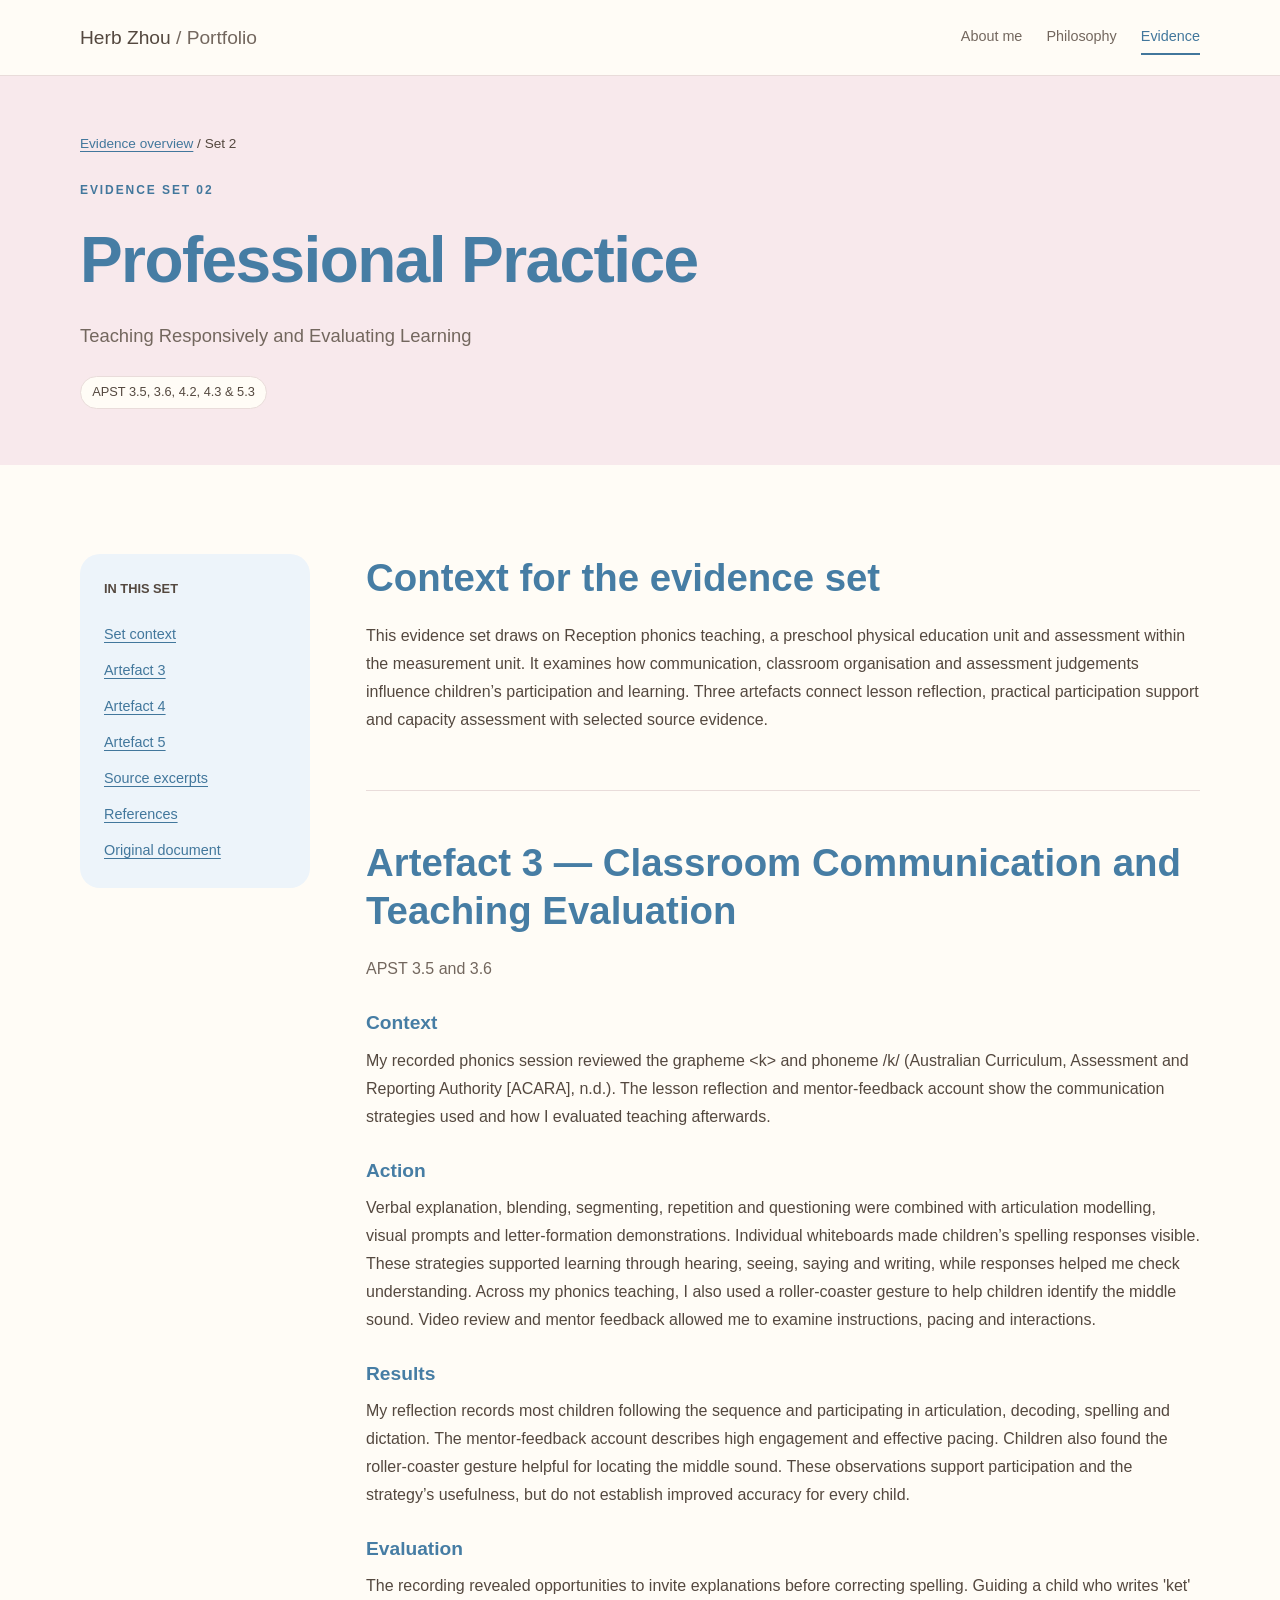
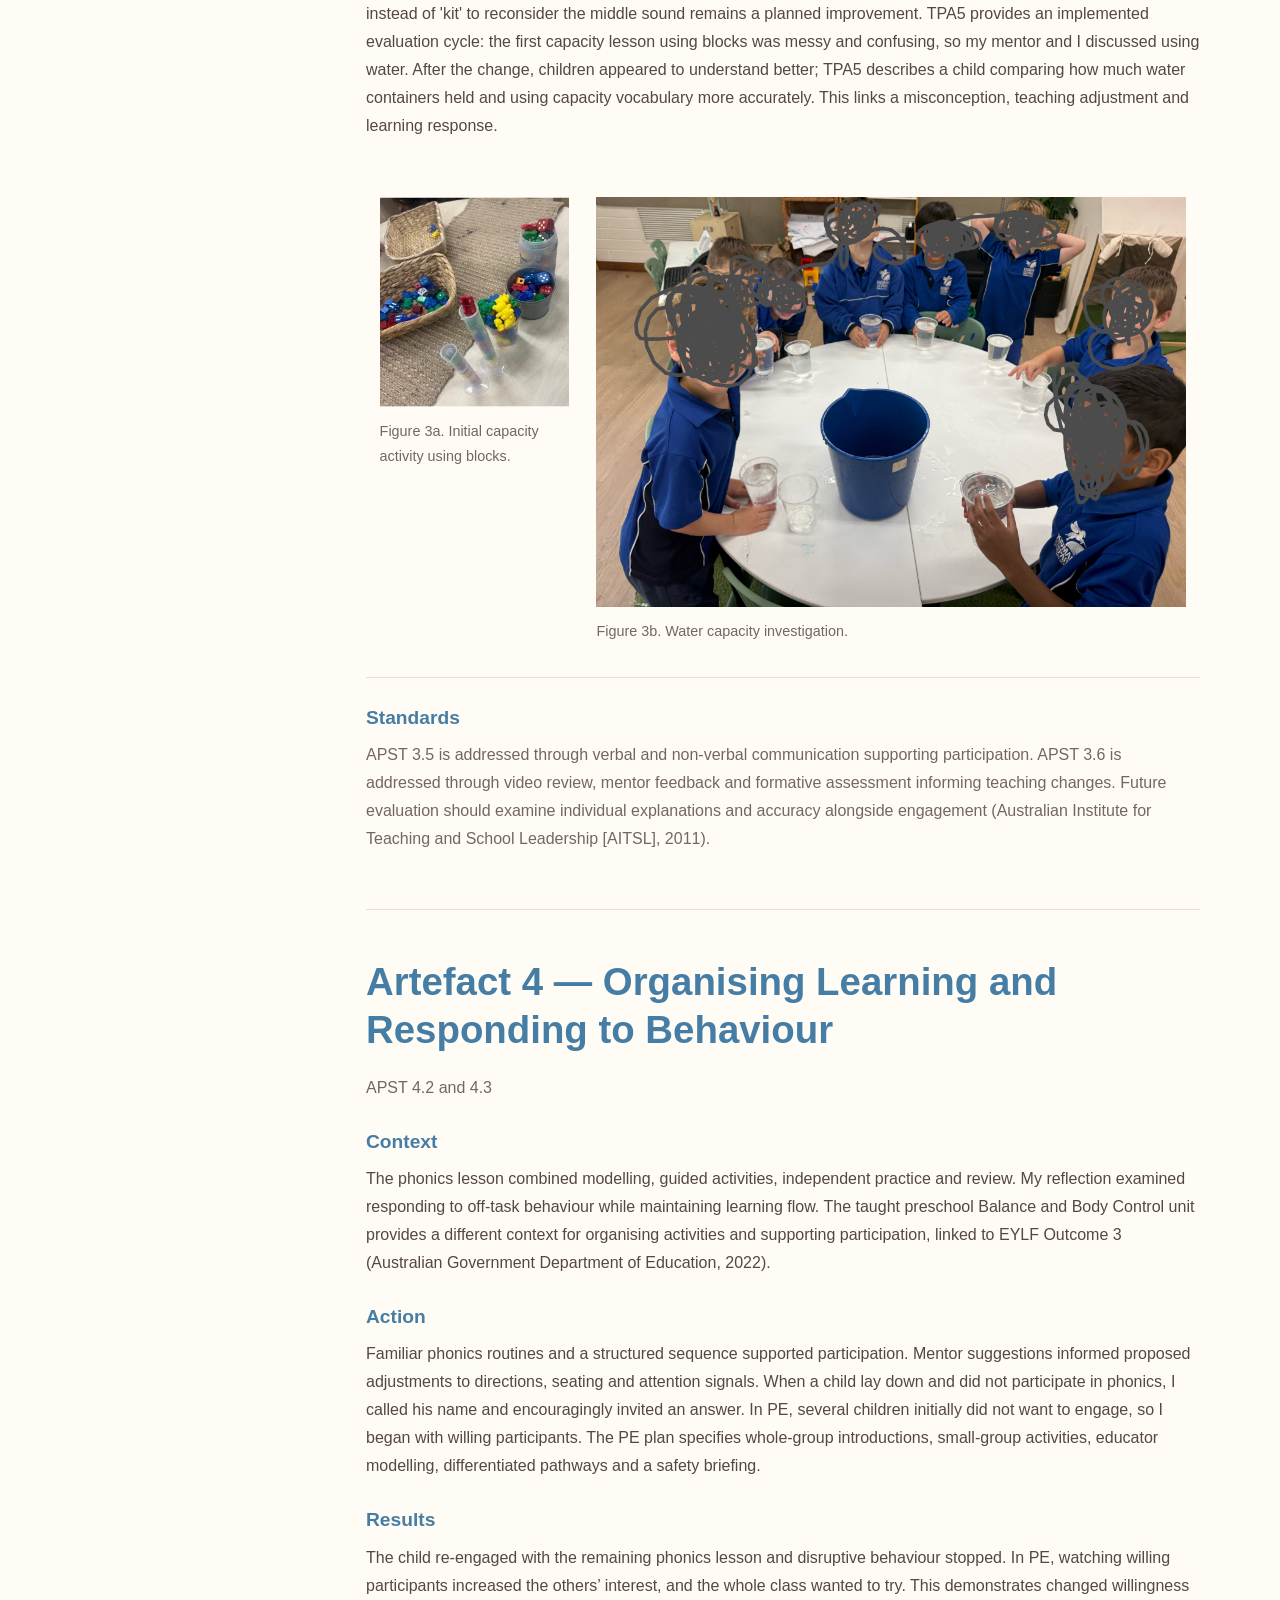
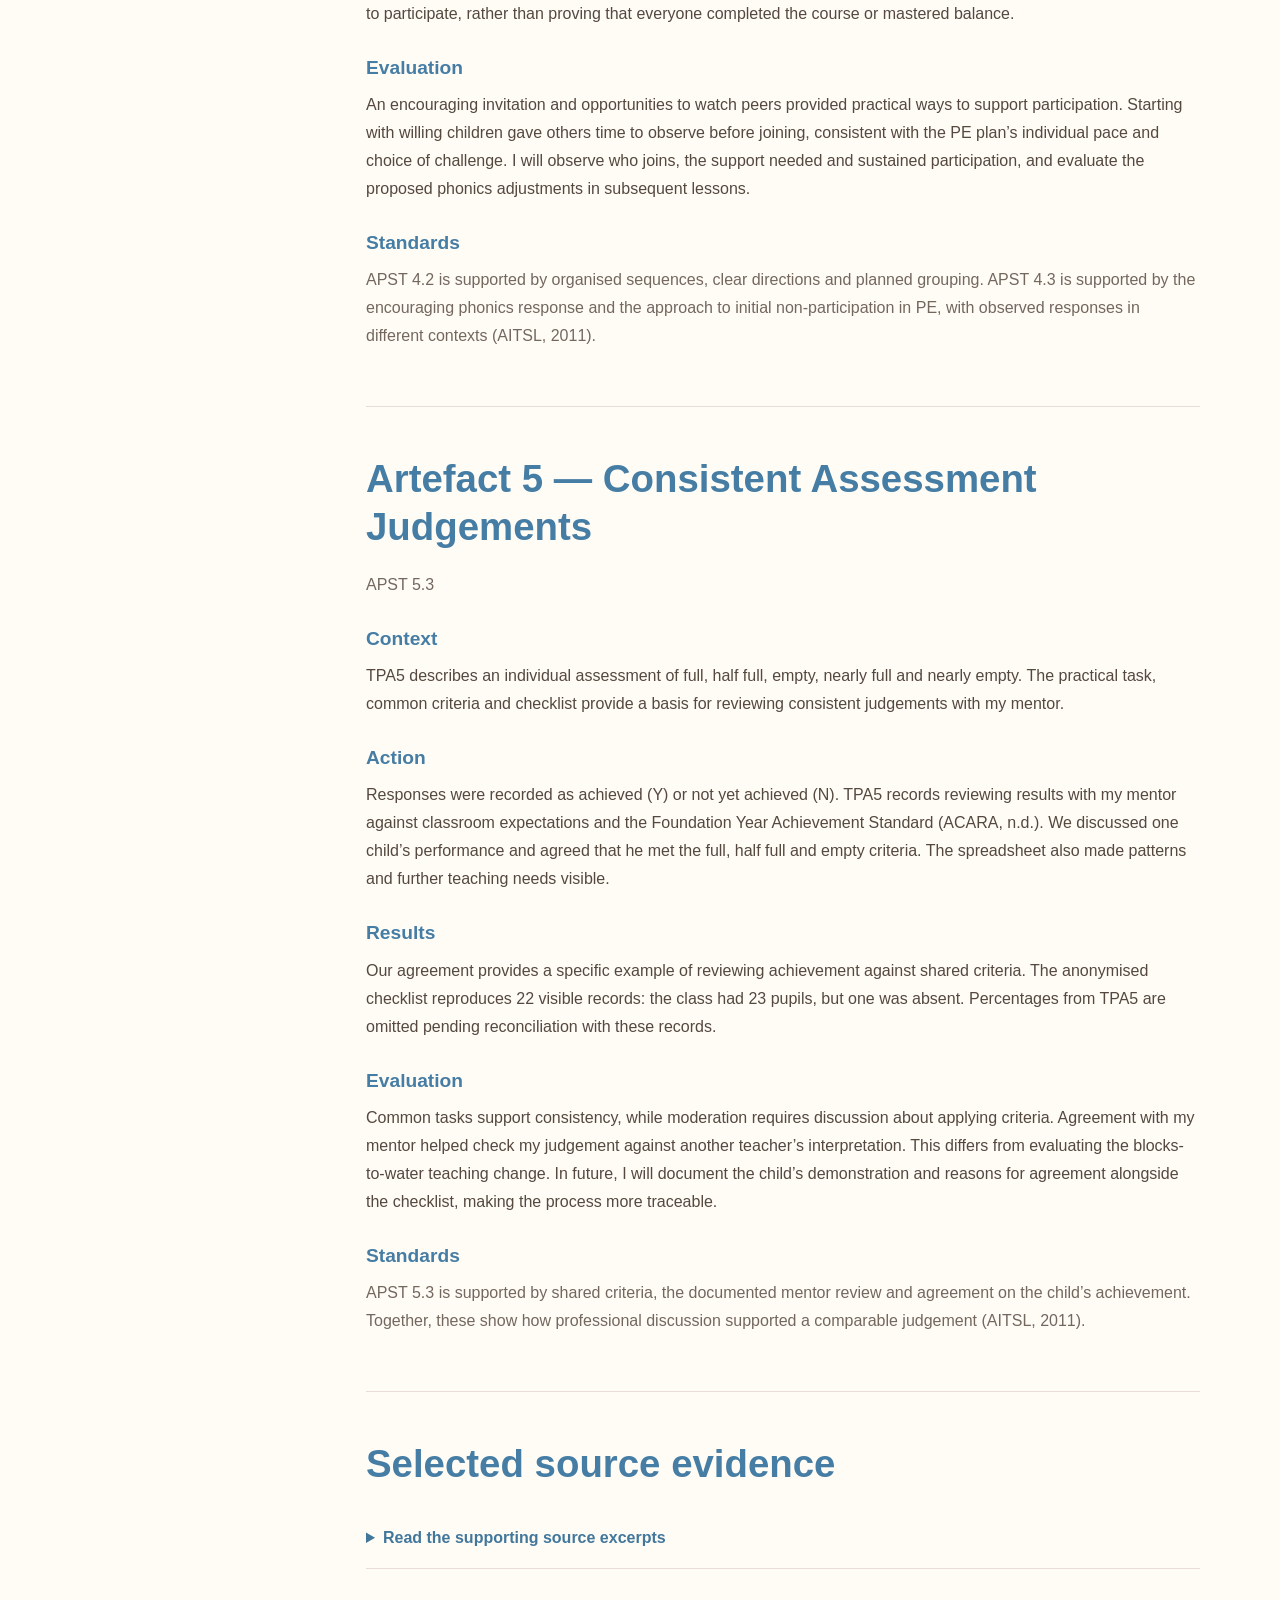
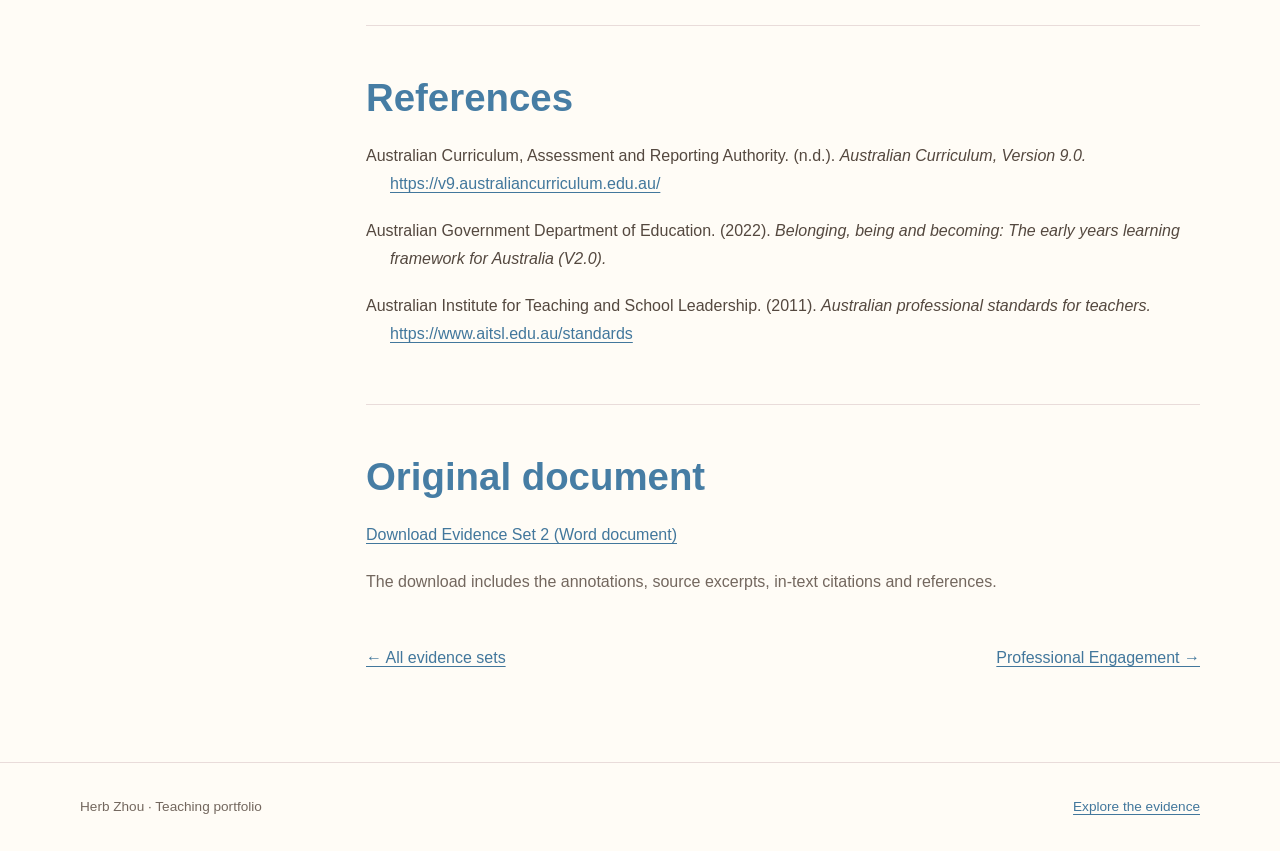
<file: evidence-2.html>
<!DOCTYPE html>
<html lang="en-AU">
<head>
  <meta charset="utf-8">
  <meta name="viewport" content="width=device-width, initial-scale=1">
  <!-- EDIT: give each page a unique title and a short, accurate description. -->
  <title>Professional Practice | Herb Zhou</title>
  <meta name="description" content="Teaching Responsively and Evaluating Learning — reflections, selected source evidence and professional standards.">
  <link rel="stylesheet" href="styles.css">
  <link rel="icon" href="assets/images/favicon.svg" type="image/svg+xml">
</head>
<body>
  <a class="skip-link" href="#main">Skip to content</a>
  <!-- SHARED HEADER: keep this navigation consistent across all HTML pages. -->
  <header class="site-header">
    <div class="container header-inner">
      <!-- NAME: keep the owner?s name consistent in every page header and footer. -->
      <a class="brand" href="index.html">Herb Zhou<span class="muted"> / Portfolio</span></a>
      <nav class="site-nav" aria-label="Main navigation">
        <a href="index.html">About me</a>
        <a href="philosophy.html">Philosophy</a>
        <a href="evidence.html" aria-current="page">Evidence</a>
      </nav>
    </div>
  </header>
  <main id="main">
    <header class="page-heading">
      <div class="container">
        <p class="breadcrumb"><a href="evidence.html">Evidence overview</a> / Set 2</p>
        <p class="eyebrow">Evidence set 02</p>
        <h1>Professional Practice</h1>
        <p class="lead">Teaching Responsively and Evaluating Learning</p>
        <!-- EDIT: verify standard numbers against your own course requirements. -->
        <div class="evidence-meta"><span class="tag">APST 3.5, 3.6, 4.2, 4.3 &amp; 5.3</span></div>
      </div>
    </header>
    <section class="section">
      <div class="container evidence-layout">
        <!-- SECTION MENU: links correspond to the IDs on each artefact below. -->
        <nav class="section-menu" aria-label="On this evidence page"><p>IN THIS SET</p><ul><li><a href="#context">Set context</a></li><li><a href="#artefact-3">Artefact 3</a></li><li><a href="#artefact-4">Artefact 4</a></li><li><a href="#artefact-5">Artefact 5</a></li><li><a href="#sources">Source excerpts</a></li><li><a href="#references">References</a></li><li><a href="#document">Original document</a></li></ul></nav>
        <div>
<section id="context" class="evidence-section"><h2>Context for the evidence set</h2>
<p>This evidence set draws on Reception phonics teaching, a preschool physical education unit and assessment within the measurement unit. It examines how communication, classroom organisation and assessment judgements influence children’s participation and learning. Three artefacts connect lesson reflection, practical participation support and capacity assessment with selected source evidence.</p>
</section>
<!-- ARTEFACT 3: wording from the supplied evidence document. -->
<section id="artefact-3" class="evidence-section"><h2>Artefact 3 — Classroom Communication and Teaching Evaluation</h2>
<p class="muted">APST 3.5 and 3.6</p>
<h3>Context</h3>
<p>My recorded phonics session reviewed the grapheme &lt;k&gt; and phoneme /k/ (Australian Curriculum, Assessment and Reporting Authority [ACARA], n.d.). The lesson reflection and mentor-feedback account show the communication strategies used and how I evaluated teaching afterwards.</p>
<h3>Action</h3>
<p>Verbal explanation, blending, segmenting, repetition and questioning were combined with articulation modelling, visual prompts and letter-formation demonstrations. Individual whiteboards made children’s spelling responses visible. These strategies supported learning through hearing, seeing, saying and writing, while responses helped me check understanding. Across my phonics teaching, I also used a roller-coaster gesture to help children identify the middle sound. Video review and mentor feedback allowed me to examine instructions, pacing and interactions.</p>
<h3>Results</h3>
<p>My reflection records most children following the sequence and participating in articulation, decoding, spelling and dictation. The mentor-feedback account describes high engagement and effective pacing. Children also found the roller-coaster gesture helpful for locating the middle sound. These observations support participation and the strategy’s usefulness, but do not establish improved accuracy for every child.</p>
<h3>Evaluation</h3>
<p>The recording revealed opportunities to invite explanations before correcting spelling. Guiding a child who writes &#x27;ket&#x27; instead of &#x27;kit&#x27; to reconsider the middle sound remains a planned improvement. TPA5 provides an implemented evaluation cycle: the first capacity lesson using blocks was messy and confusing, so my mentor and I discussed using water. After the change, children appeared to understand better; TPA5 describes a child comparing how much water containers held and using capacity vocabulary more accurately. This links a misconception, teaching adjustment and learning response.</p>
<div class="table-scroll"><table><tbody><tr><td><img class="evidence-image" src="assets/images/evidence-set-2/image1.jpg" alt="Supporting evidence image 1 from Evidence Set 2; description follows below." width="298" height="330" loading="lazy"><p class="image-caption">Figure 3a. Initial capacity activity using blocks.</p></td><td><img class="evidence-image" src="assets/images/evidence-set-2/image2.png" alt="Supporting evidence image 2 from Evidence Set 2; description follows below." width="1934" height="1344" loading="lazy"><p class="image-caption">Figure 3b. Water capacity investigation.</p></td></tr></tbody></table></div>
<h3>Standards</h3>
<p class="muted">APST 3.5 is addressed through verbal and non-verbal communication supporting participation. APST 3.6 is addressed through video review, mentor feedback and formative assessment informing teaching changes. Future evaluation should examine individual explanations and accuracy alongside engagement (Australian Institute for Teaching and School Leadership [AITSL], 2011).</p>
</section>
<!-- ARTEFACT 4: wording from the supplied evidence document. -->
<section id="artefact-4" class="evidence-section"><h2>Artefact 4 — Organising Learning and Responding to Behaviour</h2>
<p class="muted">APST 4.2 and 4.3</p>
<h3>Context</h3>
<p>The phonics lesson combined modelling, guided activities, independent practice and review. My reflection examined responding to off-task behaviour while maintaining learning flow. The taught preschool Balance and Body Control unit provides a different context for organising activities and supporting participation, linked to EYLF Outcome 3 (Australian Government Department of Education, 2022).</p>
<h3>Action</h3>
<p>Familiar phonics routines and a structured sequence supported participation. Mentor suggestions informed proposed adjustments to directions, seating and attention signals. When a child lay down and did not participate in phonics, I called his name and encouragingly invited an answer. In PE, several children initially did not want to engage, so I began with willing participants. The PE plan specifies whole-group introductions, small-group activities, educator modelling, differentiated pathways and a safety briefing.</p>
<h3>Results</h3>
<p>The child re-engaged with the remaining phonics lesson and disruptive behaviour stopped. In PE, watching willing participants increased the others’ interest, and the whole class wanted to try. This demonstrates changed willingness to participate, rather than proving that everyone completed the course or mastered balance.</p>
<h3>Evaluation</h3>
<p>An encouraging invitation and opportunities to watch peers provided practical ways to support participation. Starting with willing children gave others time to observe before joining, consistent with the PE plan’s individual pace and choice of challenge. I will observe who joins, the support needed and sustained participation, and evaluate the proposed phonics adjustments in subsequent lessons.</p>
<h3>Standards</h3>
<p class="muted">APST 4.2 is supported by organised sequences, clear directions and planned grouping. APST 4.3 is supported by the encouraging phonics response and the approach to initial non-participation in PE, with observed responses in different contexts (AITSL, 2011).</p>
</section>
<!-- ARTEFACT 5: wording from the supplied evidence document. -->
<section id="artefact-5" class="evidence-section"><h2>Artefact 5 — Consistent Assessment Judgements</h2>
<p class="muted">APST 5.3</p>
<h3>Context</h3>
<p>TPA5 describes an individual assessment of full, half full, empty, nearly full and nearly empty. The practical task, common criteria and checklist provide a basis for reviewing consistent judgements with my mentor.</p>
<h3>Action</h3>
<p>Responses were recorded as achieved (Y) or not yet achieved (N). TPA5 records reviewing results with my mentor against classroom expectations and the Foundation Year Achievement Standard (ACARA, n.d.). We discussed one child’s performance and agreed that he met the full, half full and empty criteria. The spreadsheet also made patterns and further teaching needs visible.</p>
<h3>Results</h3>
<p>Our agreement provides a specific example of reviewing achievement against shared criteria. The anonymised checklist reproduces 22 visible records: the class had 23 pupils, but one was absent. Percentages from TPA5 are omitted pending reconciliation with these records.</p>
<h3>Evaluation</h3>
<p>Common tasks support consistency, while moderation requires discussion about applying criteria. Agreement with my mentor helped check my judgement against another teacher’s interpretation. This differs from evaluating the blocks-to-water teaching change. In future, I will document the child’s demonstration and reasons for agreement alongside the checklist, making the process more traceable.</p>
<h3>Standards</h3>
<p class="muted">APST 5.3 is supported by shared criteria, the documented mentor review and agreement on the child’s achievement. Together, these show how professional discussion supported a comparable judgement (AITSL, 2011).</p>

</section>
<section id="sources" class="evidence-section"><h2>Selected source evidence</h2><details class="source-excerpts"><summary>Read the supporting source excerpts</summary>
<p>These excerpts support the numbered artefacts above. They are drawn from the supplied placement documents; layout has been adapted for readability. Original sources remain in originalHomework and report. Source excerpts are separate from the annotation prose.</p>
<h3 class="source-heading">Artefact 3 — Communication and evaluation</h3>
<p class="source-label">Source: TPA 4 JiZhou.pdf, page 5 — Video Self-Reflection</p>
<p>Video Self-Reflection Upon reviewing the recorded phonics session, I was pleased with the overall delivery of the lesson and the level of student engagement. Most students were able to follow the learning sequence successfully and actively participated in the articulation, blending, segmenting, decoding, spelling and dictation activities. The established phonics routine appeared familiar to students, which supported a positive learning environment and allowed the lesson to progress smoothly. One of the strengths of the lesson was my confidence and familiarity with the content. The video demonstrated that I was well prepared and comfortable delivering the phonics program. I was able to explain concepts clearly, model tasks effectively and maintain a steady pace throughout the lesson. My time management was also effective, allowing students to participate in all planned learning activities while providing opportunities for revision and practice. (APST 3.3, 4.2) I noticed that when students were less confident with irregular words or newly introduced phonemes, I naturally revisited and reinforced these concepts throughout the lesson. This repetition appeared to support student understanding and helped maintain engagement across the class. (APST 3.3) An area for further development is behaviour management, particularly when responding to the behaviour of individual students during whole-class instruction. The video prompted me to reflect on the balance between addressing the behaviour of one student and maintaining the learning flow for the rest of the class. Moving forward, I would like to further develop strategies that allow me to manage individual behaviours effectively while minimising disruption to the learning of other students. (APST 4.3) I also identified opportunities to increase student ownership of learning through more reflective questioning. For example, during whiteboard spelling activities, rather than immediately correcting errors, I could encourage students to revisit the sounds in a word and explain their thinking. If a student wrote “ket” instead of “kit”, I could guide students to identify that the grapheme &lt;e&gt; represents /e/ rather than /i/, allowing them to self-correct and strengthen their phoneme-grapheme knowledge. This would promote deeper thinking and encourage students to become more independent learners. (APST 3.5) All in all, the video demonstrated strong lesson organisation, clear instruction and effective phonics teaching practices, while also highlighting areas for continued growth in behaviour management and student-led reflection. (APST 3.3, 3.5, 4.2, 4.3)</p>
<p class="source-label">Source: TPA4, page 7 — Mentor Feedback (author’s account)</p>
<p>Mentor Feedback My mentor provided positive feedback regarding the overall delivery of the lesson. She noted that students were highly engaged throughout the phonics session and that the lesson was well paced. She commented that I demonstrated strong content knowledge and confidence when delivering the phonics program, allowing the lesson to progress smoothly while providing appropriate opportunities for revision and consolidation of irregular words and newly introduced phonemes. (APST 3.3, 6.3) My mentor also highlighted several areas for further development. Firstly, she suggested proactively arranging student seating prior to the lesson to minimise distractions and separate students who may negatively influence one another’s learning. Secondly, she recommended incorporating more physical phonics cards and hands-on resources rather than relying primarily on PowerPoint slides, as this may further increase student engagement and participation. (APST 3.4, 4.3) In relation to behaviour management, my mentor encouraged me to explore strategies other than raising my voice when addressing off-task behaviour. She suggested using actions, movement patterns or attention signals to regain student focus, as well as lowering my voice to encourage students to listen more carefully. She also emphasised the importance of providing clear instructions before students begin any activity to ensure expectations are understood and transitions run smoothly. (APST 4.2, 4.3) Finally, my mentor acknowledged the progress I have made as an EAL teacher delivering phonics instruction. She noted that my phonics teaching was effective and well structured, while encouraging me to continue refining the pronunciation of a small number of phonemes to further strengthen my teaching practice. (APST 6.3)</p>
<div class="table-scroll"><table><tbody><tr><td><img class="evidence-image" src="assets/images/evidence-set-2/image3.jpeg" alt="Supporting evidence image 3 from Evidence Set 2; description follows below." width="825" height="618" loading="lazy"><p class="image-caption">Supporting image F. Containers prepared for capacity investigation.</p></td><td><img class="evidence-image" src="assets/images/evidence-set-2/image4.png" alt="Supporting evidence image 4 from Evidence Set 2; description follows below." width="484" height="296" loading="lazy"><p class="image-caption">Supporting image G. Capacity comparison teaching prompt.</p></td></tr></tbody></table></div>
<p class="source-label">Supporting source: TPA5 — Focus child 2</p>
<p>Focus child 2 Student ProfileS showed an excellent level of interest and was prepared to do investigations in maths. However, her formative assessment showed that she acquired a misconception about the concept of capacity when she was doing the first learning activity.Assessment EvidenceI decided to use pompoms and small blocks rather than water in the first capacity lesson with my Reception class as I felt these would be more manageable. During the investigation, students were asked to compare the capacity of different containers. While observing S’s learning, I noticed that she carefully counted how many blocks fitted into a tall, narrow container and compared this with a short, wide container. Based on the number of blocks, she concluded that the tall container had a greater capacity.This assessment evidence indicated that S was using the number of objects rather than the amount a container could hold to determine capacity. Her misconception also highlighted that the learning resource itself was contributing to students’ misunderstanding, as the size, shape and arrangement of the blocks influenced the results.(APST5.4)Teaching AdjustmentsFollowing this observation, I reflected on the effectiveness of the learning activity and redesigned the next lesson. Instead of using blocks and pompoms, students investigated capacity using water. The water investigation provided a much clearer visual representation of how much each container could hold and allowed students to compare containers more accurately. Teacher modelling, questioning and whole-class discussion were also incorporated to explicitly address the misconception that taller containers always hold more.(APST3.6,5.4)Impact on LearningFollowing the water investigation, S demonstrated a much clearer understanding of capacity. She began comparing containers by considering how much water they could actually hold rather than counting the number of objects inside them. She was also able to correctly use mathematical vocabulary such as full, half full and empty when describing different containers. This experience reinforced the importance of using appropriate resources during practical investigations and demonstrated how formative assessment can inform immediate changes to teaching in order to improve student learning.</p>

<h3 class="source-heading">Artefact 4 — Classroom organisation and management adjustments</h3>
<p class="source-label">Source: TPA4, pages 2–3 — Adjusted lesson plan</p>
<p>Introduction (10 minutes)</p>
<p>• Review classroom expectations.</p>
<p>• Introduce learning intention.</p>
<p>• Revise articulation of /k/.</p>
<p>• Review previously learned graphemes and irregular words.</p>
<p>• Practise phonemic awareness through oral blending and segmenting activities.</p>
<p>Adjustment 1: Students who are easily distracted will be seated separately prior to the lesson to minimise distractions and maximise engagement during whole-class instruction. (APST 4.3)</p>
<p>Adjustment 4: Non-verbal attention signals and call-and-response routines will be used to regain student focus rather than raising my voice during periods of off-task behaviour. (APST 4.3)</p>
<p>Resources</p>
<p>（APST3.4）:</p>
<p>• Interactive Whiteboard (IWB)</p>
<p>• Phonics PowerPoint Presentation</p>
<p>• Grapheme cards</p>
<p>• Irregular word cards</p>
<p>• Individual whiteboards</p>
<p>• Whiteboard markers and erasers</p>
<p>• Decodable word lists</p>
<p>• Dictation sentence</p>
<p>• Visual articulation prompts</p>
<p>The lesson incorporated a range of resources including an Interactive Whiteboard (IWB), PowerPoint presentation, grapheme cards, irregular word cards, whiteboards and visual articulation prompts to support student engagement and learning. (APST 3.4)</p>
<p>Adjustment 2: Additional physical phonics cards will be incorporated alongside PowerPoint slides. (APST 3.4)</p>
<p>Experiences (20-25 minutes)</p>
<p>• Read and decode words containing&lt;k&gt;.</p>
<p>• Discuss vocabulary associated with target words.</p>
<p>• Model correct formation of the grapheme&lt;k&gt;.</p>
<p>• Complete handwriting practice.</p>
<p>• Practise spelling words containing /k/ using teacher modelling and guided support.</p>
<p>Independent Practice (10 minutes)</p>
<p>Adjustment 5: Clear instructions and success criteria will be explicitly reviewed before students begin independent tasks to ensure expectations are understood. (APST 4.2)</p>
<p>• Students complete whiteboard spelling activities.</p>
<p>Adjustment 3: Students will be encouraged to explain their thinking and self-correct errors through guided questioning before teacher correction is provided. (APST 3.5)</p>
<p>• Students write target words independently.</p>
<p>• Students participate in dictation activities using learned graphemes and irregular words.</p>
<p>Key Vocabulary</p>
<p>• grapheme</p>
<p>• phoneme</p>
<p>• sound</p>
<p>• letter</p>
<p>• blend</p>
<p>• segment</p>
<p>• decode</p>
<p>• spell</p>
<p>• irregular word</p>
<p>• handwriting</p>
<p>• /k/</p>
<p>• kite</p>
<p>Differentiation:</p>
<p>• Visual supports and articulation modelling for EAL learners.</p>
<p>• Repetition and review opportunities for students requiring additional support.</p>
<p>• Additional verbal prompts and scaffolding during spelling and dictation activities.</p>
<p>• Extension questioning for students demonstrating strong phonics understanding.</p>
<p>Conclusion (10 minutes)</p>
<p>• Review learning intention and success criteria.</p>
<p>• Revise grapheme&lt;k&gt;and phoneme /k/.</p>
<p>• Students skywrite&lt;k&gt;and orally produce the phoneme /k/.</p>
<p class="source-label">Supporting source: School Final Report — Professional Practice</p>
<p>A safe, supportive and inclusive classroom environment was a common characteristic throughout the placement (APST 4.1, 4.2, 4.3).Clear routines, positive reinforcement, and strong relationships with students contributed to a positive learning culture where students felt confident to participate and take risks in their learning. Lessons based on Zones of Regulation supported students in recognising emotions, discussing appropriate strategies for self-regulation, and developing positive social behaviours. Calm and consistent responses to behaviour also helped maintain a respectful and productive learning environment.</p>

<p class="source-label">Supporting source for Artefact 4: PE unit plan — Session 3</p>
<p>This is the final session in the three-session Balance and Body Control unit. Children will apply and combine the balance skills developed in Sessions 1 and 2 through a playful Sandpit Is Lava challenge.Using the existing sandpit environment, children will travel from a starting point to a finishing point across tyres, rocks/platforms, low climbing equipment and other stable surfaces while trying to avoid stepping on the sand.Sequence of teaching and learning: 1. Introduction and safety briefing — 5 minutesGather children near the sandpit and introduce the challenge:“The sand is lava! Can you travel from the start to the finish without your feet touching the sand?”Walk around the course with the children before beginning. Identify the start, finish and different surfaces they may use.Revisit balance strategies from previous sessions:move slowly → look where you are going → use your arms → place your feet carefully → regain your balance before moving againExplain that touching the sand is not elimination. If a child steps or falls onto the sand, they can return to the nearest safe surface and continue.2. Educator modelling — 3–5 minutesModel part of the pathway rather than demonstrating one “correct” way to complete the entire course.Think aloud while moving:“This gap is a little bigger. Where could I put my foot?”“I need to turn here. I might slow down first.”“I’m moving from the tyre to the rock. I’ll get my balance before I move again.”Invite children to identify other possible ways of moving through the course.3. Sandpit Is Lava challenge — 12–15 minutesChildren complete the course in small groups with educators positioned near areas requiring additional support.A possible pathway is:Tunnel / START↓Tyre↓Tyre↓Tyre↓Rock / low platform↓Low climbing frame↓Crate / stable plank↓FINISHChildren move at their own pace and decide how to transfer their bodies between surfaces.If a child touches the sand, they return to the closest safe point and continue. Children are encouraged to repeat the course and experiment with different movement strategies rather than competing to finish first.DifferentiationProvide different levels of challenge within the same experience.Developing balance: wider and more stable surfaces, smaller gaps, shorter pathway and educator support where required.Ready for greater challenge: narrower surfaces, slightly larger but developmentally appropriate gaps, additional direction changes or a longer pathway.Children can select an appropriate pathway rather than all children being required to complete the same level of difficulty.4. Reflection / cool-down — 3–5 minutesBring children together after the challenge.Ask children to demonstrate or describe a strategy that helped them complete the pathway.Possible questions:“What helped you keep your balance?”“Which part was challenging?”“What did you do when there was a bigger gap?”“How did you move from one surface to another?”“Did you change anything when you tried again?”Educator observations and children’s responses provide evidence of how independently they can apply the balance strategies developed across the unit.Learning intention:Children will apply and combine balance and body-control skills to move safely across a continuous pathway of different surfaces.Children will make movement choices and adjust their bodies in response to changes in surface, direction and distance.Curriculum/framework links:Outcome 3: Children have a strong sense of wellbeing.Resources:Existing sandpit equipment and environment; tyres; rocks/low stable platforms; low climbing frame; stable crates and planks; start and finish markers/signs; additional non-slip stepping surfaces if required.All equipment and pathways should be checked for stability, spacing and suitability before the session.Key questions and discussion points: “Where will you put your foot next?”“What can you do to keep your balance?”“What could you do before moving to the next surface?”“How will you move across this gap?”“What could you change if that way was difficult?”“Is there another way you could get to the finish?”</p>
<h3 class="source-heading">Artefact 5 — Capacity assessment and mentor review</h3>
<p class="source-label">Source: TPA5 — Summative Assessment</p>
<p>At the conclusion of the capacity learning sequence, students completed a summative assessment designed to evaluate their understanding of capacity vocabulary and concepts.(APST5.1) Each student was assessed individually using practical tasks that required them to identify and demonstrate the concepts of full, half full, empty, nearly full and nearly empty. Student responses were recorded using an assessment checklist, with each concept marked as achieved (&quot;Y&quot;) or not yet achieved (&quot;N&quot;).A common assessment checklist with clearly defined success criteria was used to assess every student individually. Using the same assessment task and criteria for all students supported consistent and comparable teacher judgements across the class. Assessment records were reviewed alongside my mentor teacher to confirm that my judgements aligned with classroom expectations and Foundation Year Achievement Standards. (APST 5.3)</p>
<p>Capacity checklist: anonymised transcription of the 22 rows visible in the image embedded in TPA5. C01–C22 are new row identifiers and do not identify children. Y = achieved; N = not yet achieved. Class size: 23; assessed: 22; absent: 1, as confirmed by the author. No percentages are presented.</p>
<div class="table-scroll"><table><tbody><tr><td><p>Record</p></td><td><p>Full</p></td><td><p>Half full</p></td><td><p>Empty</p></td><td><p>Nearly full</p></td><td><p>Nearly empty</p></td></tr><tr><td><p>C01</p></td><td><p>Y</p></td><td><p>Y</p></td><td><p>Y</p></td><td><p>Y</p></td><td><p>Y</p></td></tr><tr><td><p>C02</p></td><td><p>Y</p></td><td><p>Y</p></td><td><p>Y</p></td><td><p>Y</p></td><td><p>Y</p></td></tr><tr><td><p>C03</p></td><td><p>Y</p></td><td><p>Y</p></td><td><p>N</p></td><td><p>N</p></td><td><p>Y</p></td></tr><tr><td><p>C04</p></td><td><p>Y</p></td><td><p>Y</p></td><td><p>N</p></td><td><p>N</p></td><td><p>Y</p></td></tr><tr><td><p>C05</p></td><td><p>Y</p></td><td><p>Y</p></td><td><p>N</p></td><td><p>N</p></td><td><p>Y</p></td></tr><tr><td><p>C06</p></td><td><p>Y</p></td><td><p>Y</p></td><td><p>Y</p></td><td><p>Y</p></td><td><p>Y</p></td></tr><tr><td><p>C07</p></td><td><p>Y</p></td><td><p>Y</p></td><td><p>Y</p></td><td><p>Y</p></td><td><p>Y</p></td></tr><tr><td><p>C08</p></td><td><p>Y</p></td><td><p>Y</p></td><td><p>Y</p></td><td><p>N</p></td><td><p>Y</p></td></tr><tr><td><p>C09</p></td><td><p>Y</p></td><td><p>Y</p></td><td><p>N</p></td><td><p>Y</p></td><td><p>Y</p></td></tr><tr><td><p>C10</p></td><td><p>Y</p></td><td><p>Y</p></td><td><p>Y</p></td><td><p>Y</p></td><td><p>Y</p></td></tr><tr><td><p>C11</p></td><td><p>Y</p></td><td><p>Y</p></td><td><p>Y</p></td><td><p>Y</p></td><td><p>Y</p></td></tr><tr><td><p>C12</p></td><td><p>Y</p></td><td><p>Y</p></td><td><p>Y</p></td><td><p>Y</p></td><td><p>N</p></td></tr><tr><td><p>C13</p></td><td><p>Y</p></td><td><p>Y</p></td><td><p>N</p></td><td><p>Y</p></td><td><p>Y</p></td></tr><tr><td><p>C14</p></td><td><p>Y</p></td><td><p>Y</p></td><td><p>Y</p></td><td><p>Y</p></td><td><p>Y</p></td></tr><tr><td><p>C15</p></td><td><p>Y</p></td><td><p>Y</p></td><td><p>Y</p></td><td><p>Y</p></td><td><p>Y</p></td></tr><tr><td><p>C16</p></td><td><p>Y</p></td><td><p>Y</p></td><td><p>N</p></td><td><p>N</p></td><td><p>Y</p></td></tr><tr><td><p>C17</p></td><td><p>N</p></td><td><p>N</p></td><td><p>Y</p></td><td><p>N</p></td><td><p>Y</p></td></tr><tr><td><p>C18</p></td><td><p>Y</p></td><td><p>N</p></td><td><p>Y</p></td><td><p>N</p></td><td><p>Y</p></td></tr><tr><td><p>C19</p></td><td><p>Y</p></td><td><p>Y</p></td><td><p>N</p></td><td><p>N</p></td><td><p>N</p></td></tr><tr><td><p>C20</p></td><td><p>Y</p></td><td><p>Y</p></td><td><p>Y</p></td><td><p>N</p></td><td><p>N</p></td></tr><tr><td><p>C21</p></td><td><p>Y</p></td><td><p>Y</p></td><td><p>Y</p></td><td><p>Y</p></td><td><p>Y</p></td></tr><tr><td><p>C22</p></td><td><p>Y</p></td><td><p>Y</p></td><td><p>N</p></td><td><p>N</p></td><td><p>N</p></td></tr></tbody></table></div>
</details>
</section>
<section id="references" class="evidence-section reference-list"><h2>References</h2>
<p>Australian Curriculum, Assessment and Reporting Authority. (n.d.). <cite>Australian Curriculum, Version 9.0.</cite> <a href="https://v9.australiancurriculum.edu.au/">https://v9.australiancurriculum.edu.au/</a></p>
<p>Australian Government Department of Education. (2022). <cite>Belonging, being and becoming: The early years learning framework for Australia (V2.0).</cite></p>
<p>Australian Institute for Teaching and School Leadership. (2011). <cite>Australian professional standards for teachers.</cite> <a href="https://www.aitsl.edu.au/standards">https://www.aitsl.edu.au/standards</a></p>
</section>
<section id="document" class="evidence-section"><h2>Original document</h2><p><a href="assets/documents/evidence-set-2.docx" download>Download Evidence Set 2 (Word document)</a></p><p class="muted">The download includes the annotations, source excerpts, in-text citations and references.</p></section>
          <nav class="page-links" aria-label="Evidence pages">
            <a href="evidence.html">← All evidence sets</a>
            <a href="evidence-3.html">Professional Engagement →</a>
          </nav>
        </div>
      </div>
    </section>
  </main>
  <!-- SHARED FOOTER: update all copies together. -->
  <footer class="site-footer">
    <div class="container footer-inner">
      <p>Herb Zhou · Teaching portfolio</p>
      <a href="evidence.html">Explore the evidence</a>
    </div>
  </footer>
</body>
</html>
</file>
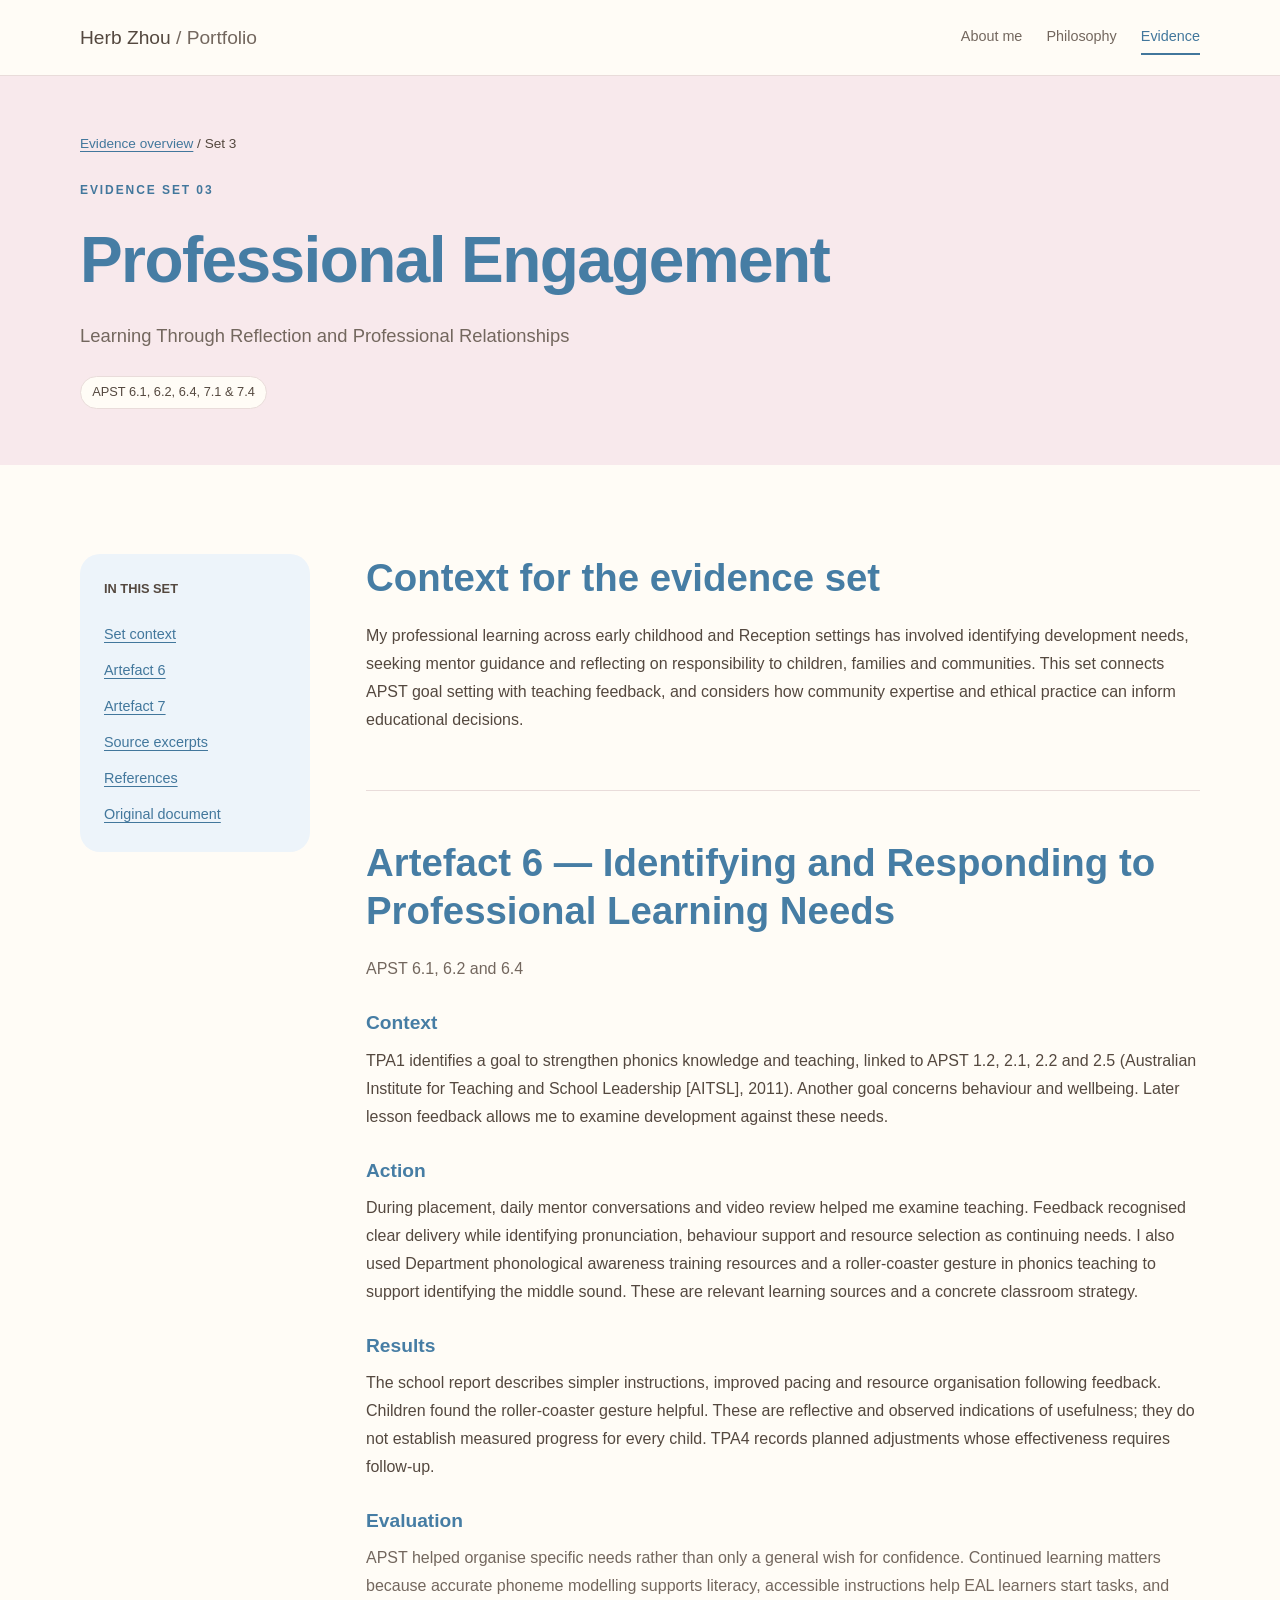
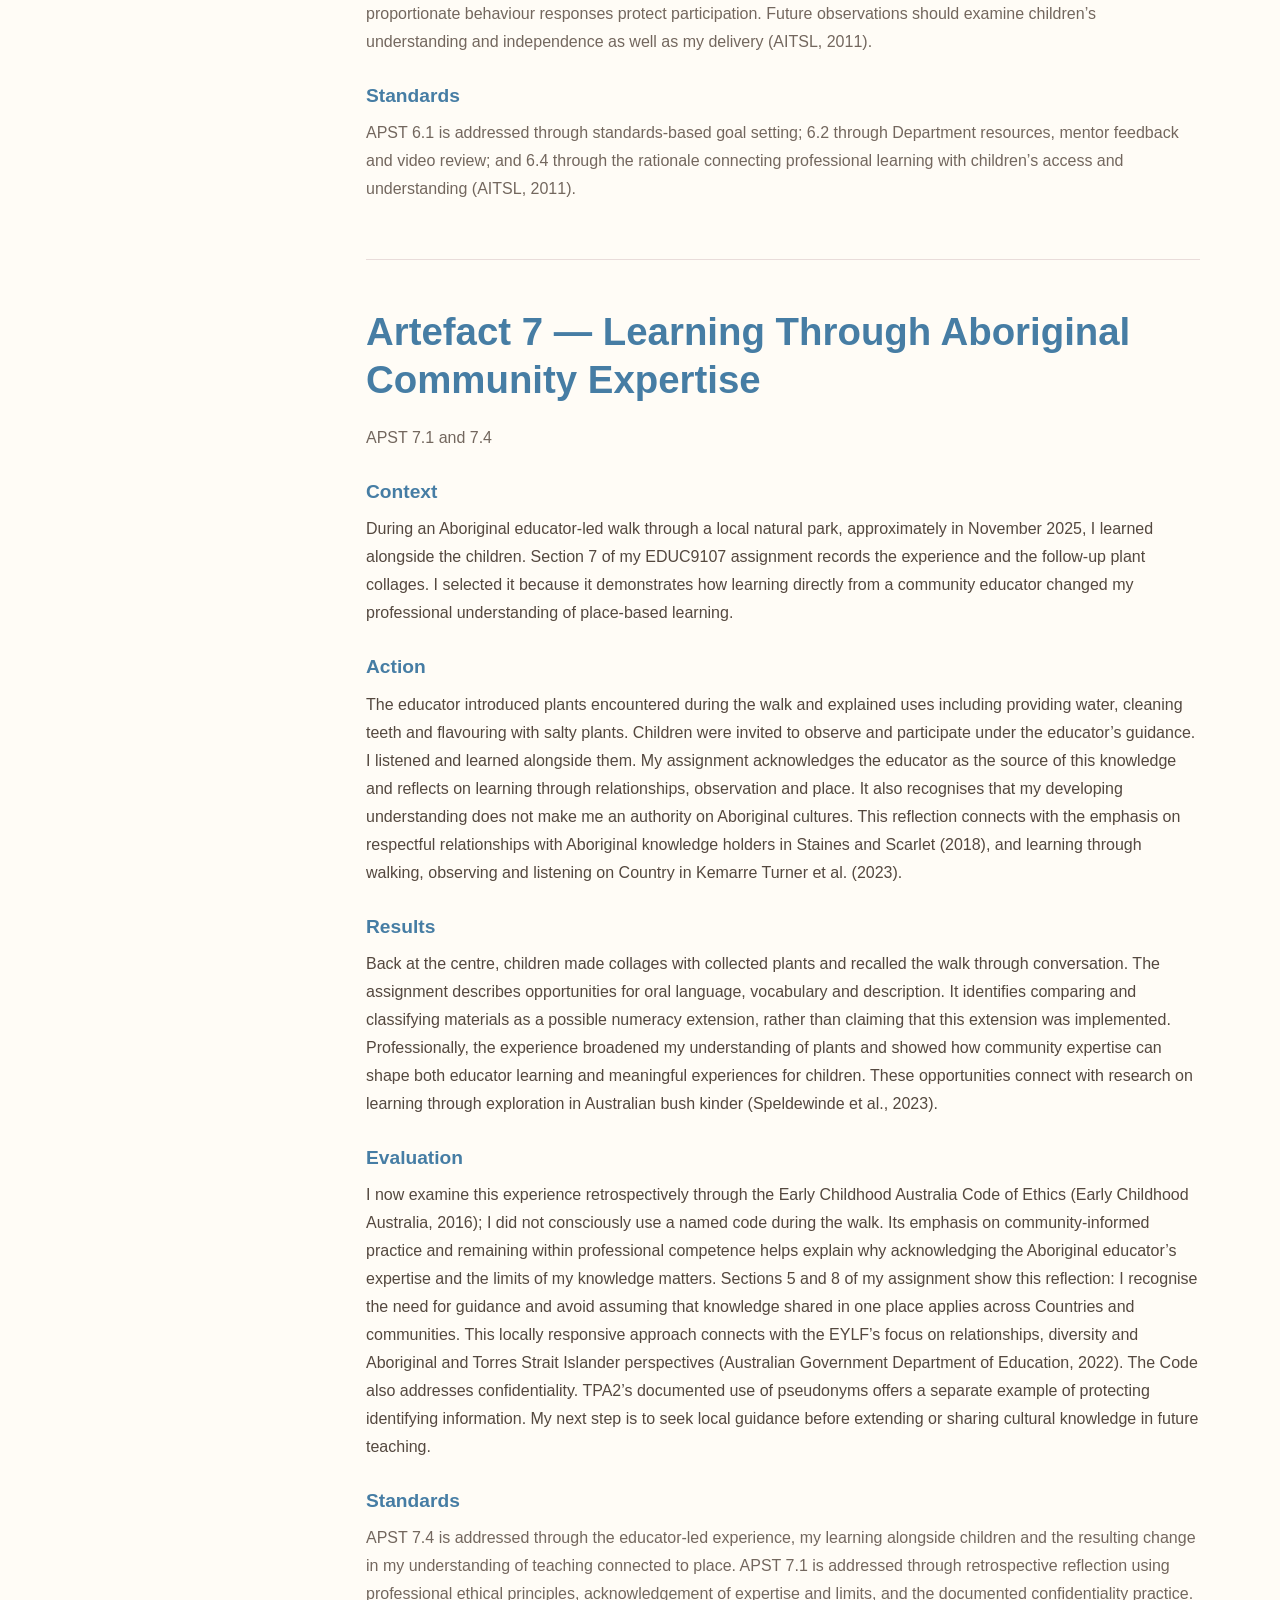
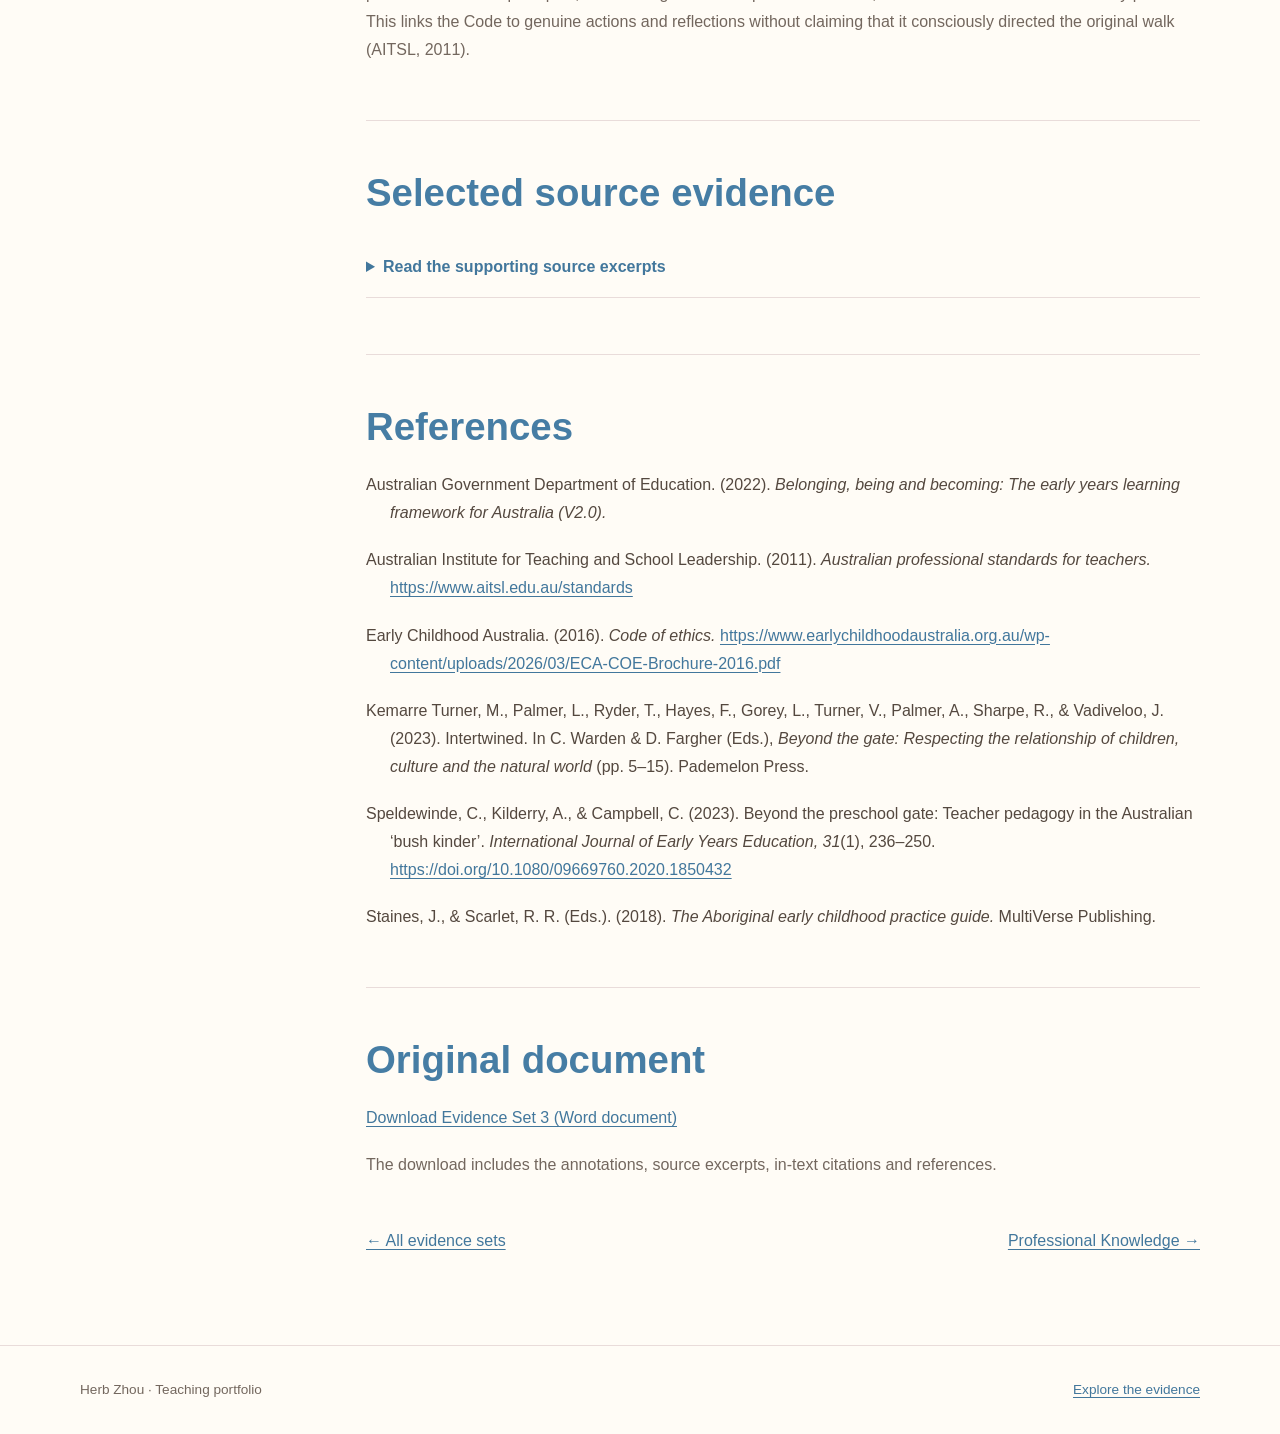
<file: evidence-3.html>
<!DOCTYPE html>
<html lang="en-AU">
<head>
  <meta charset="utf-8">
  <meta name="viewport" content="width=device-width, initial-scale=1">
  <!-- EDIT: give each page a unique title and a short, accurate description. -->
  <title>Professional Engagement | Herb Zhou</title>
  <meta name="description" content="Learning Through Reflection and Professional Relationships — reflections, selected source evidence and professional standards.">
  <link rel="stylesheet" href="styles.css">
  <link rel="icon" href="assets/images/favicon.svg" type="image/svg+xml">
</head>
<body>
  <a class="skip-link" href="#main">Skip to content</a>
  <!-- SHARED HEADER: keep this navigation consistent across all HTML pages. -->
  <header class="site-header">
    <div class="container header-inner">
      <!-- NAME: keep the owner?s name consistent in every page header and footer. -->
      <a class="brand" href="index.html">Herb Zhou<span class="muted"> / Portfolio</span></a>
      <nav class="site-nav" aria-label="Main navigation">
        <a href="index.html">About me</a>
        <a href="philosophy.html">Philosophy</a>
        <a href="evidence.html" aria-current="page">Evidence</a>
      </nav>
    </div>
  </header>
  <main id="main">
    <header class="page-heading">
      <div class="container">
        <p class="breadcrumb"><a href="evidence.html">Evidence overview</a> / Set 3</p>
        <p class="eyebrow">Evidence set 03</p>
        <h1>Professional Engagement</h1>
        <p class="lead">Learning Through Reflection and Professional Relationships</p>
        <!-- EDIT: verify standard numbers against your own course requirements. -->
        <div class="evidence-meta"><span class="tag">APST 6.1, 6.2, 6.4, 7.1 &amp; 7.4</span></div>
      </div>
    </header>
    <section class="section">
      <div class="container evidence-layout">
        <!-- SECTION MENU: links correspond to the IDs on each artefact below. -->
        <nav class="section-menu" aria-label="On this evidence page"><p>IN THIS SET</p><ul><li><a href="#context">Set context</a></li><li><a href="#artefact-6">Artefact 6</a></li><li><a href="#artefact-7">Artefact 7</a></li><li><a href="#sources">Source excerpts</a></li><li><a href="#references">References</a></li><li><a href="#document">Original document</a></li></ul></nav>
        <div>
<section id="context" class="evidence-section"><h2>Context for the evidence set</h2>
<p>My professional learning across early childhood and Reception settings has involved identifying development needs, seeking mentor guidance and reflecting on responsibility to children, families and communities. This set connects APST goal setting with teaching feedback, and considers how community expertise and ethical practice can inform educational decisions.</p>
</section>
<!-- ARTEFACT 6: wording from the supplied evidence document. -->
<section id="artefact-6" class="evidence-section"><h2>Artefact 6 — Identifying and Responding to Professional Learning Needs</h2>
<p class="muted">APST 6.1, 6.2 and 6.4</p>
<h3>Context</h3>
<p>TPA1 identifies a goal to strengthen phonics knowledge and teaching, linked to APST 1.2, 2.1, 2.2 and 2.5 (Australian Institute for Teaching and School Leadership [AITSL], 2011). Another goal concerns behaviour and wellbeing. Later lesson feedback allows me to examine development against these needs.</p>
<h3>Action</h3>
<p>During placement, daily mentor conversations and video review helped me examine teaching. Feedback recognised clear delivery while identifying pronunciation, behaviour support and resource selection as continuing needs. I also used Department phonological awareness training resources and a roller-coaster gesture in phonics teaching to support identifying the middle sound. These are relevant learning sources and a concrete classroom strategy.</p>
<h3>Results</h3>
<p>The school report describes simpler instructions, improved pacing and resource organisation following feedback. Children found the roller-coaster gesture helpful. These are reflective and observed indications of usefulness; they do not establish measured progress for every child. TPA4 records planned adjustments whose effectiveness requires follow-up.</p>
<h3>Evaluation</h3>
<p class="muted">APST helped organise specific needs rather than only a general wish for confidence. Continued learning matters because accurate phoneme modelling supports literacy, accessible instructions help EAL learners start tasks, and proportionate behaviour responses protect participation. Future observations should examine children’s understanding and independence as well as my delivery (AITSL, 2011).</p>
<h3>Standards</h3>
<p class="muted">APST 6.1 is addressed through standards-based goal setting; 6.2 through Department resources, mentor feedback and video review; and 6.4 through the rationale connecting professional learning with children’s access and understanding (AITSL, 2011).</p>
</section>
<!-- ARTEFACT 7: wording from the supplied evidence document. -->
<section id="artefact-7" class="evidence-section"><h2>Artefact 7 — Learning Through Aboriginal Community Expertise</h2>
<p class="muted">APST 7.1 and 7.4</p>
<h3>Context</h3>
<p>During an Aboriginal educator-led walk through a local natural park, approximately in November 2025, I learned alongside the children. Section 7 of my EDUC9107 assignment records the experience and the follow-up plant collages. I selected it because it demonstrates how learning directly from a community educator changed my professional understanding of place-based learning.</p>
<h3>Action</h3>
<p>The educator introduced plants encountered during the walk and explained uses including providing water, cleaning teeth and flavouring with salty plants. Children were invited to observe and participate under the educator’s guidance. I listened and learned alongside them. My assignment acknowledges the educator as the source of this knowledge and reflects on learning through relationships, observation and place. It also recognises that my developing understanding does not make me an authority on Aboriginal cultures. This reflection connects with the emphasis on respectful relationships with Aboriginal knowledge holders in Staines and Scarlet (2018), and learning through walking, observing and listening on Country in Kemarre Turner et al. (2023).</p>
<h3>Results</h3>
<p>Back at the centre, children made collages with collected plants and recalled the walk through conversation. The assignment describes opportunities for oral language, vocabulary and description. It identifies comparing and classifying materials as a possible numeracy extension, rather than claiming that this extension was implemented. Professionally, the experience broadened my understanding of plants and showed how community expertise can shape both educator learning and meaningful experiences for children. These opportunities connect with research on learning through exploration in Australian bush kinder (Speldewinde et al., 2023).</p>
<h3>Evaluation</h3>
<p>I now examine this experience retrospectively through the Early Childhood Australia Code of Ethics (Early Childhood Australia, 2016); I did not consciously use a named code during the walk. Its emphasis on community-informed practice and remaining within professional competence helps explain why acknowledging the Aboriginal educator’s expertise and the limits of my knowledge matters. Sections 5 and 8 of my assignment show this reflection: I recognise the need for guidance and avoid assuming that knowledge shared in one place applies across Countries and communities. This locally responsive approach connects with the EYLF’s focus on relationships, diversity and Aboriginal and Torres Strait Islander perspectives (Australian Government Department of Education, 2022). The Code also addresses confidentiality. TPA2’s documented use of pseudonyms offers a separate example of protecting identifying information. My next step is to seek local guidance before extending or sharing cultural knowledge in future teaching.</p>
<h3>Standards</h3>
<p class="muted">APST 7.4 is addressed through the educator-led experience, my learning alongside children and the resulting change in my understanding of teaching connected to place. APST 7.1 is addressed through retrospective reflection using professional ethical principles, acknowledgement of expertise and limits, and the documented confidentiality practice. This links the Code to genuine actions and reflections without claiming that it consciously directed the original walk (AITSL, 2011).</p>

</section>
<section id="sources" class="evidence-section"><h2>Selected source evidence</h2><details class="source-excerpts"><summary>Read the supporting source excerpts</summary>
<p>These excerpts support the numbered artefacts above. They are drawn from the supplied placement documents; layout has been adapted for readability. Original sources remain in originalHomework and report. Source excerpts are separate from the annotation prose.</p>
<h3 class="source-heading">Artefact 6 — Professional learning goals, feedback and reflection</h3>
<p class="source-label">Source: TPA1-JiZhou-1.pdf, pages 23–24 — Goal 2</p>
<p>I will strengthen my professional knowledge and skills in teaching phonics to effectively support students’ early literacy development.  - APST1.2 Demonstrate knowledge and understanding of research into how students learn and the implications of teaching. - APST2.1 Demonstrate knowledge and understanding of the concepts, substance and structure of the content and teaching strategies of the teaching area. - APST2.2 Organise content into an effective learning and teaching sequence  - APST2.5 Know and understand literacy and numeracy teaching strategies and their application inteaching areas. Strategies and Resources - I will attend some training on how professional teacher delivers phonics instruction, including the use of explicit and systematic teaching approaches. - I will deliver some phonics lessons in front of my mentor teacher and ask for feedback in order to refine my teaching practices. - I will use a range of resources such as phonics games, songs and visual supports to enhance students&#x27; engagement and understanding. Evidence - Feedback from my mentor teacher on my phonics teaching. - Data about progress in phonics and early literacy skills from student work samples. - Phonics lesson plans which present the use of explicit and systematic instruction.</p>
<p class="source-label">Supporting source: TPA4, page 7 — Mentor feedback and next steps</p>
<p>My mentor provided positive feedback regarding the overall delivery of the lesson. She noted that students were highly engaged throughout the phonics session and that the lesson was well paced. She commented that I demonstrated strong content knowledge and confidence when delivering the phonics program, allowing the lesson to progress smoothly while providing appropriate opportunities for revision and consolidation of irregular words and newly introduced phonemes. (APST 3.3, 6.3) My mentor also highlighted several areas for further development. Firstly, she suggested proactively arranging student seating prior to the lesson to minimise distractions and separate students who may negatively influence one another’s learning. Secondly, she recommended incorporating more physical phonics cards and hands-on resources rather than relying primarily on PowerPoint slides, as this may further increase student engagement and participation. (APST 3.4, 4.3) In relation to behaviour management, my mentor encouraged me to explore strategies other than raising my voice when addressing off-task behaviour. She suggested using actions, movement patterns or attention signals to regain student focus, as well as lowering my voice to encourage students to listen more carefully. She also emphasised the importance of providing clear instructions before students begin any activity to ensure expectations are understood and transitions run smoothly. (APST 4.2, 4.3) Finally, my mentor acknowledged the progress I have made as an EAL teacher delivering phonics instruction. She noted that my phonics teaching was effective and well structured, while encouraging me to continue refining the pronunciation of a small number of phonemes to further strengthen my teaching practice. (APST 6.3)  Next Step As I continue developing my teaching practice, I aim to strengthen my behaviour management strategies by using a wider range of non-verbal cues and classroom routines to maintain student engagement. I also plan to provide more opportunities for students to self-correct during phonics activities through targeted questioning and discussion. Additionally, I will continue refining my questioning techniques and pronunciation of specific phonemes to further support student learning and participation (APST 3.5, 4.3, 6.3).</p>
<p class="source-label">Source: School Final Report — Professional learning</p>
<p>Reflection and feedback was important for my professional development during this placement (APST 6.1, 6.2, 6.3). I spoke to my mentor teacher every day to share ideas on how well my lessons worked, student engagement, behaviour management and areas for improvement. Taking this feedback on board enabled me to enhance my lesson planning, better organise resources and to become more confident in leading whole class learning experiences.</p>
<p class="source-label">Source: School Final Report — Professional learning</p>
<p>There were a number of teaching experiences which prompted a critical reflection of my practice and meaningful changes. For instance, when teaching phonological awareness, I knew that certain activities and instructions were not always effective in conveying the message. My mentor teacher&#x27;s feedback gave me encouragement to make instructions more explicit, improve pacing of lessons and simplify instructions. My confidence in providing lessons, addressing learner needs as they occurred and making changes to enable successful learning outcomes increased as the placement went on (APST 6.1, 6.2).</p>

<h3 class="source-heading">Artefact 7 — Community and ethical practice: supporting context</h3>
<p class="source-label">Source: Child Care Final Report-Herb, section 1 — Community context</p>
<p>As a community-based center , here are several advantages it enjoying. For example ,it is next to Oxford Aged Care Home . Therefore , almost every festival , center will invite aged care center to organize something or hold some events together ,which definitely help children to build their sympathy and empathy .What’s more , the community coach comes to center weekly to take children to the nearby libraries or national parks .They can learn the social rules and attain the practical experience in their real life. Additionally , acknowledging of Country to honor Aboriginal and Torres Strait People not only happens in center’s daily routine but also aboriginal people are invited to celebrate the RAP festival with children .</p>
<p class="source-label">Source: TPA2, page 2 — Confidentiality</p>
<p>Pseudonyms are used to ensure confidentiality and ethical practice when referring to students in this context (APST 7.1).Therefore, in accordance with ethical and confidentiality requirements , students’ real names will not be used in my any assignments or documentation, and pictures that reveal students’ identities (faces or names)will not be exposed. Informed consent will be obtained from students’ parents or caregivers.</p>
<p class="source-label">Source: EDUC9107 Assignment 1 — 5. My Philosophy: Educator as Learner</p>
<p>5. My Philosophy: Educator as LearnerAn important part of my teaching philosophy is seeing myself as an ongoing learner in Aboriginal education. My developing knowledge does not make me an authority or give me cultural knowledge that I can simply pass on to children. I need to continue learning from Aboriginal people and local communities and consider whose knowledge is being represented in my practice. Staines and Scarlet (2018) emphasise first-hand experiences and respectful, reciprocal relationships with Aboriginal people and knowledge holders. In practice, I would seek guidance from local Aboriginal educators and knowledge holders when planning culturally connected learning experiences, while continuing to reflect on my own assumptions. Building these relationships would be an ongoing part of my practice rather than something I consider only when planning a particular cultural activity.</p>
<p class="source-label">Source: EDUC9107 Assignment 1 — 7. Aboriginal Educator-Led Place-Based Learning</p>
<p>7. Aboriginal Educator-Led Place-Based Learning A recent experience in my early childhood setting helped me see how this philosophy could work in practice. An Aboriginal educator visited our centre and took the children and educators on a walk through a local natural park. Along the way, the educator introduced plants as we came across them and explained some of their uses. For example, some could provide water, some were used to clean teeth, and others had a salty taste that could be used for flavouring. The children were invited to observe, touch, taste and collect appropriate plants with the educator.What stood out to me was that the knowledge came directly from an Aboriginal educator and was shared in the place where the plants were growing. The children listened, observed and participated, and I was learning alongside them. Kemarre Turner et al. (2023) describe learning on Country through walking, observing, listening and doing, with Land taking an active role in learning. I could see this in our experience because what we learned was shaped by the plants and places we encountered during the walk.Back at the centre, the children used the plants they had collected to make collages. As they recalled the walk and talked about the plants, there were natural opportunities for oral language, new vocabulary and description. Research on Australian bush kinder also shows how learning can develop through children’s direct exploration and interaction with natural environments (Speldewinde et al., 2023). The materials could also support numeracy as children compare and classify their shapes, sizes, quantities and patterns. Literacy and numeracy can therefore grow from the experience itself, while remaining connected to the place and cultural knowledge that gave the learning its meaning (Kemarre Turner et al., 2023).</p>
<p class="source-label">Source: EDUC9107 Assignment 1 — 8. EYLF v2.0 and Local Country/Community</p>
<p>8. EYLF v2.0 and Local Country/Community The EYLF V2.0 provides a framework for bringing these ideas into my future practice. Its focus on respectful relationships, diversity and Aboriginal and Torres Strait Islander perspectives supports the kind of locally responsive practice I want to develop (Australian Government Department of Education, 2022). This requires learning about the Country and Aboriginal community where I teach and building relationships with local knowledge holders. For example, I would not take the plant knowledge shared during this experience and assume that it could be used in the same way in another community. What is appropriate will depend on the local Country, knowledge and relationships. The EYLF can guide my practice, but working respectfully with the local community will shape how these principles are actually put into practice.</p>
<p>Ethical framework used for retrospective reflection</p>
<p>Early Childhood Australia Code of Ethics, official brochure: https://www.earlychildhoodaustralia.org.au/wp-content/uploads/2026/03/ECA-COE-Brochure-2016.pdf. The annotation paraphrases commitments concerning community-informed practice, professional competence and confidentiality. This locator records the framework checked during revision; the portfolio reference list remains for the author to prepare.</p>
</details>
</section>
<section id="references" class="evidence-section reference-list"><h2>References</h2>
<p>Australian Government Department of Education. (2022). <cite>Belonging, being and becoming: The early years learning framework for Australia (V2.0).</cite></p>
<p>Australian Institute for Teaching and School Leadership. (2011). <cite>Australian professional standards for teachers.</cite> <a href="https://www.aitsl.edu.au/standards">https://www.aitsl.edu.au/standards</a></p>
<p>Early Childhood Australia. (2016). <cite>Code of ethics.</cite> <a href="https://www.earlychildhoodaustralia.org.au/wp-content/uploads/2026/03/ECA-COE-Brochure-2016.pdf">https://www.earlychildhoodaustralia.org.au/wp-content/uploads/2026/03/ECA-COE-Brochure-2016.pdf</a></p>
<p>Kemarre Turner, M., Palmer, L., Ryder, T., Hayes, F., Gorey, L., Turner, V., Palmer, A., Sharpe, R., &amp; Vadiveloo, J. (2023). Intertwined. In C. Warden &amp; D. Fargher (Eds.), <cite>Beyond the gate: Respecting the relationship of children, culture and the natural world</cite> (pp. 5–15). Pademelon Press.</p>
<p>Speldewinde, C., Kilderry, A., &amp; Campbell, C. (2023). Beyond the preschool gate: Teacher pedagogy in the Australian ‘bush kinder’. <cite>International Journal of Early Years Education, 31</cite>(1), 236–250. <a href="https://doi.org/10.1080/09669760.2020.1850432">https://doi.org/10.1080/09669760.2020.1850432</a></p>
<p>Staines, J., &amp; Scarlet, R. R. (Eds.). (2018). <cite>The Aboriginal early childhood practice guide.</cite> MultiVerse Publishing.</p>
</section>
<section id="document" class="evidence-section"><h2>Original document</h2><p><a href="assets/documents/evidence-set-3.docx" download>Download Evidence Set 3 (Word document)</a></p><p class="muted">The download includes the annotations, source excerpts, in-text citations and references.</p></section>
          <nav class="page-links" aria-label="Evidence pages">
            <a href="evidence.html">← All evidence sets</a>
            <a href="evidence-1.html">Professional Knowledge →</a>
          </nav>
        </div>
      </div>
    </section>
  </main>
  <!-- SHARED FOOTER: update all copies together. -->
  <footer class="site-footer">
    <div class="container footer-inner">
      <p>Herb Zhou · Teaching portfolio</p>
      <a href="evidence.html">Explore the evidence</a>
    </div>
  </footer>
</body>
</html>
</file>
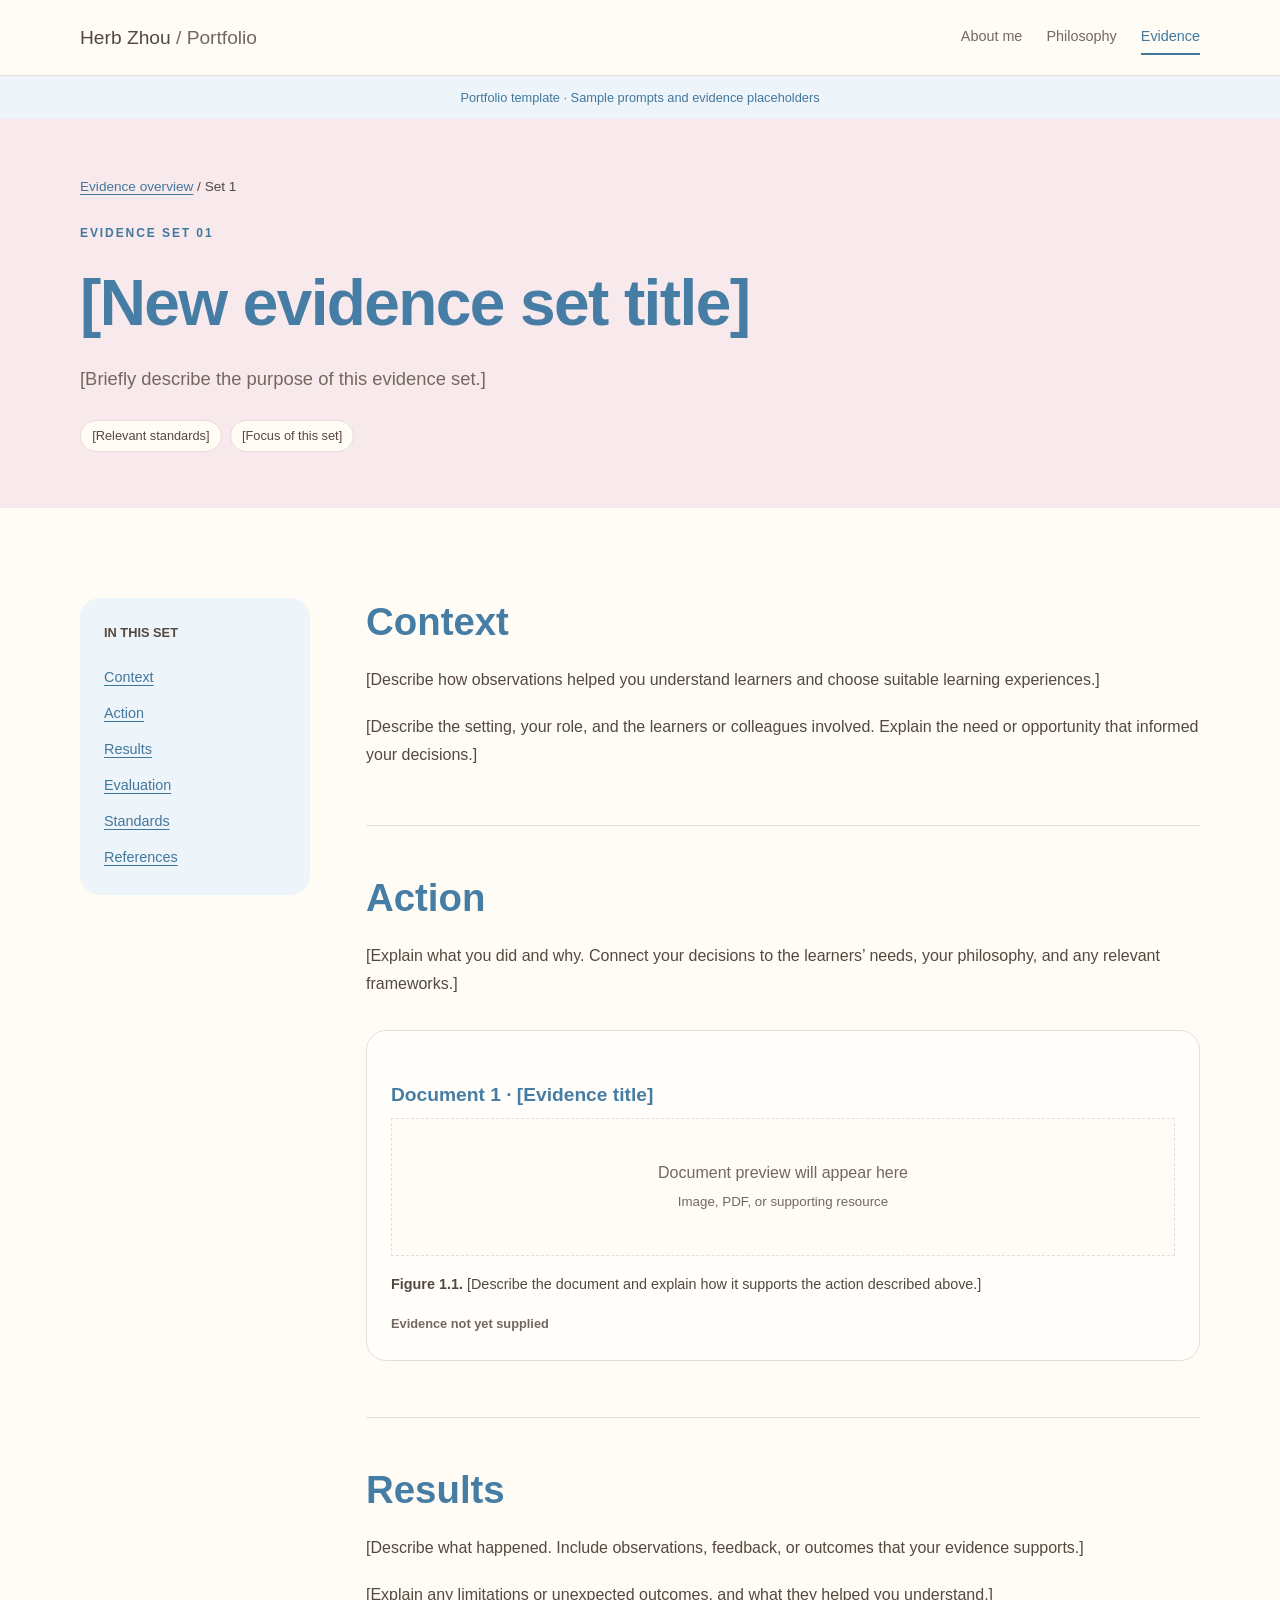
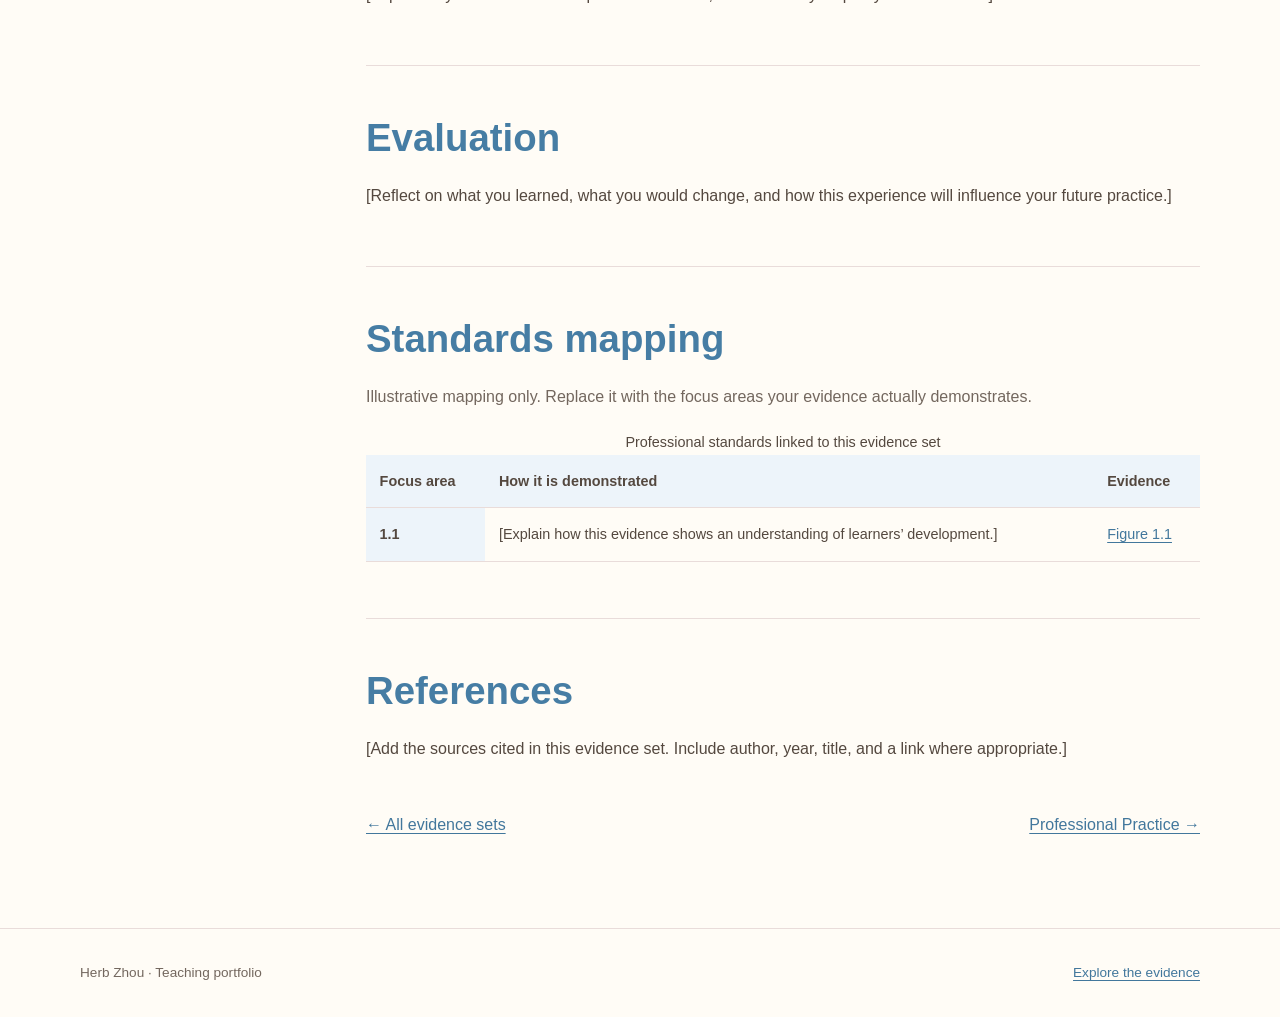
<file: evidence-template.html>
<!DOCTYPE html>
<html lang="en-AU">
<head>
  <meta charset="utf-8">
  <meta name="viewport" content="width=device-width, initial-scale=1">
  <!-- EDIT: give each page a unique title and a short, accurate description. -->
  <title>Blank evidence template | Herb Zhou</title>
  <meta name="description" content="An editable starting point for an additional evidence page.">
  <link rel="stylesheet" href="styles.css">
  <link rel="icon" href="assets/images/favicon.svg" type="image/svg+xml">
</head>
<body>
  <a class="skip-link" href="#main">Skip to content</a>
  <!-- SHARED HEADER: keep this navigation consistent across all HTML pages. -->
  <header class="site-header">
    <div class="container header-inner">
      <!-- NAME: keep the owner?s name consistent in every page header and footer. -->
      <a class="brand" href="index.html">Herb Zhou<span class="muted"> / Portfolio</span></a>
      <nav class="site-nav" aria-label="Main navigation">
        <a href="index.html">About me</a>
        <a href="philosophy.html">Philosophy</a>
        <a href="evidence.html" aria-current="page">Evidence</a>
      </nav>
    </div>
  </header>
  <!-- TEMPLATE ONLY: remove this notice on all pages when real content is ready. -->
  <div class="template-notice">Portfolio template · Sample prompts and evidence placeholders</div>
  <main id="main">
    <header class="page-heading">
      <div class="container">
        <p class="breadcrumb"><a href="evidence.html">Evidence overview</a> / Set 1</p>
        <p class="eyebrow">Evidence set 01</p>
        <h1>[New evidence set title]</h1>
        <p class="lead">[Briefly describe the purpose of this evidence set.]</p>
        <!-- EDIT: verify standard numbers against your own course requirements. -->
        <div class="evidence-meta"><span class="tag">[Relevant standards]</span><span class="tag">[Focus of this set]</span></div>
      </div>
    </header>
    <section class="section">
      <div class="container evidence-layout">
        <nav class="section-menu" aria-label="On this evidence page">
          <p>IN THIS SET</p>
          <ul>
            <li><a href="#context">Context</a></li>
            <li><a href="#action">Action</a></li>
            <li><a href="#results">Results</a></li>
            <li><a href="#evaluation">Evaluation</a></li>
            <li><a href="#standards">Standards</a></li>
            <li><a href="#references">References</a></li>
          </ul>
        </nav>
        <div>
          <!-- EDIT: use the prompts to write your own reflective narrative. -->
          <section id="context" class="evidence-section">
            <h2>Context</h2>
            <p>[Describe how observations helped you understand learners and choose suitable learning experiences.]</p>
            <p>[Describe the setting, your role, and the learners or colleagues involved. Explain the need or opportunity that informed your decisions.]</p>
          </section>
          <section id="action" class="evidence-section">
            <h2>Action</h2>
            <p>[Explain what you did and why. Connect your decisions to the learners’ needs, your philosophy, and any relevant frameworks.]</p>
            <!-- EVIDENCE BLOCK START: copy this whole figure to add another document.
                 Give each copy a unique id, and update its standards table reference. -->
            <figure class="document" id="document-1">
              <h3>Document 1 · [Evidence title]</h3>
              <!-- EDIT: replace this preview placeholder with an image or PDF link. -->
              <div class="document-placeholder">Document preview will appear here<br><small>Image, PDF, or supporting resource</small></div>
              <figcaption><strong>Figure 1.1.</strong> [Describe the document and explain how it supports the action described above.]</figcaption>
              <!-- EDIT: replace this status with a real link only after adding the file. -->
              <p class="document-status">Evidence not yet supplied</p>
            </figure>
            <!-- EVIDENCE BLOCK END -->
          </section>
          <section id="results" class="evidence-section">
            <h2>Results</h2>
            <p>[Describe what happened. Include observations, feedback, or outcomes that your evidence supports.]</p>
            <p>[Explain any limitations or unexpected outcomes, and what they helped you understand.]</p>
          </section>
          <section id="evaluation" class="evidence-section">
            <h2>Evaluation</h2>
            <p>[Reflect on what you learned, what you would change, and how this experience will influence your future practice.]</p>
          </section>
          <section id="standards" class="evidence-section">
            <h2>Standards mapping</h2>
            <p class="muted">Illustrative mapping only. Replace it with the focus areas your evidence actually demonstrates.</p>
            <!-- EDIT: copy a table row for each relevant focus area. -->
            <div class="table-scroll">
              <table>
                <caption>Professional standards linked to this evidence set</caption>
                <thead><tr><th scope="col">Focus area</th><th scope="col">How it is demonstrated</th><th scope="col">Evidence</th></tr></thead>
                <tbody>
                  <tr><th scope="row">1.1</th><td>[Explain how this evidence shows an understanding of learners’ development.]</td><td><a href="#document-1">Figure 1.1</a></td></tr>
                </tbody>
              </table>
            </div>
          </section>
          <section id="references" class="evidence-section">
            <h2>References</h2>
            <p>[Add the sources cited in this evidence set. Include author, year, title, and a link where appropriate.]</p>
          </section>
          <nav class="page-links" aria-label="Evidence pages">
            <a href="evidence.html">← All evidence sets</a>
            <a href="evidence-2.html">Professional Practice →</a>
          </nav>
        </div>
      </div>
    </section>
  </main>
  <!-- SHARED FOOTER: update all copies together. -->
  <footer class="site-footer">
    <div class="container footer-inner">
      <p>Herb Zhou · Teaching portfolio</p>
      <a href="evidence.html">Explore the evidence</a>
    </div>
  </footer>
</body>
</html>
</file>
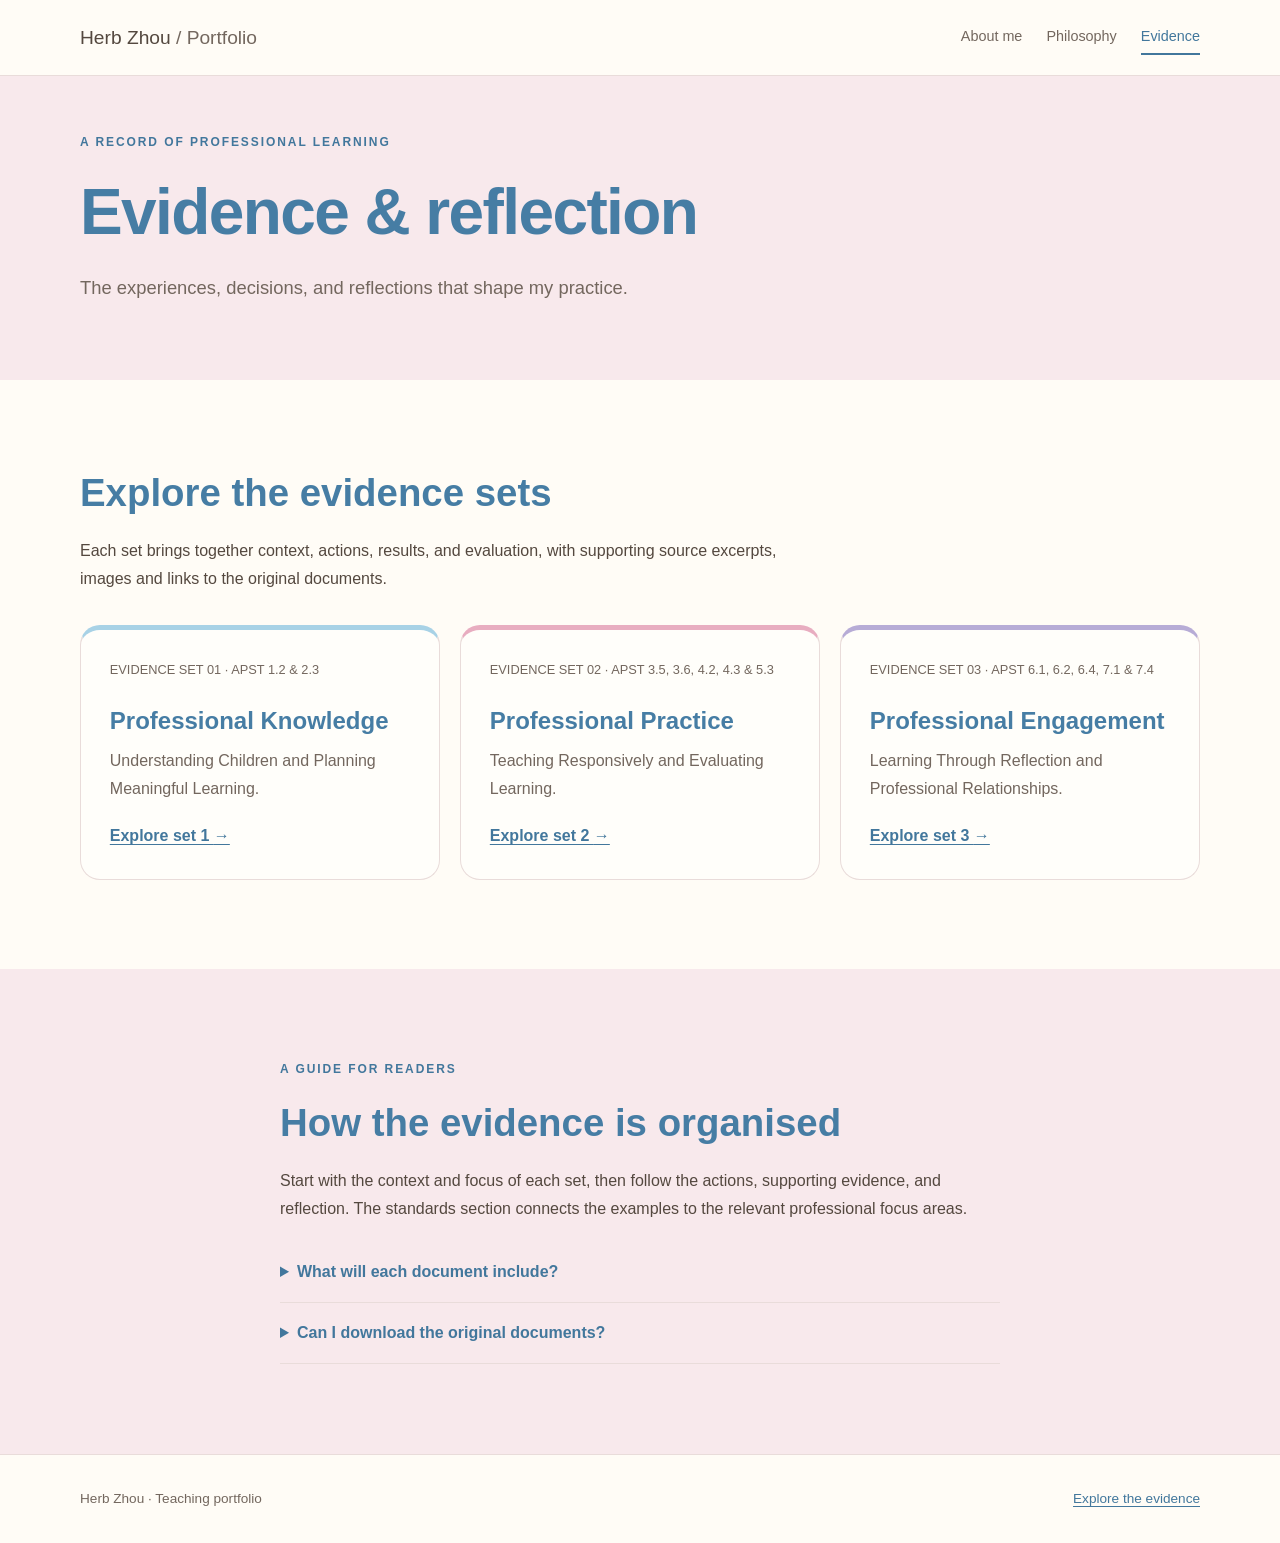
<file: evidence.html>
<!DOCTYPE html>
<html lang="en-AU">
<head>
  <meta charset="utf-8">
  <meta name="viewport" content="width=device-width, initial-scale=1">
  <!-- EDIT: give each page a unique title and a short, accurate description. -->
  <title>Evidence overview | Herb Zhou</title>
  <meta name="description" content="Explore three evidence sets with reflections, supporting source excerpts and original documents.">
  <link rel="stylesheet" href="styles.css">
  <link rel="icon" href="assets/images/favicon.svg" type="image/svg+xml">
</head>
<body>
  <a class="skip-link" href="#main">Skip to content</a>
  <!-- SHARED HEADER: keep this navigation consistent across all HTML pages. -->
  <header class="site-header">
    <div class="container header-inner">
      <!-- NAME: keep the owner?s name consistent in every page header and footer. -->
      <a class="brand" href="index.html">Herb Zhou<span class="muted"> / Portfolio</span></a>
      <nav class="site-nav" aria-label="Main navigation">
        <a href="index.html">About me</a>
        <a href="philosophy.html">Philosophy</a>
        <a href="evidence.html" aria-current="page">Evidence</a>
      </nav>
    </div>
  </header>
  <main id="main">
    <header class="page-heading">
      <div class="container">
        <p class="eyebrow">A record of professional learning</p>
        <h1>Evidence &amp; reflection</h1>
        <p class="lead">The experiences, decisions, and reflections that shape my practice.</p>
      </div>
    </header>
    <section class="section">
      <div class="container">
        <h2>Explore the evidence sets</h2>
        <p class="reading">Each set brings together context, actions, results, and evaluation, with supporting source excerpts, images and links to the original documents.</p>
        <!-- EDIT: confirm these domains and standard labels suit your portfolio. -->
        <div class="card-grid">
          <article class="card">
            <p class="card-number">EVIDENCE SET 01 · APST 1.2 &amp; 2.3</p>
            <h3>Professional Knowledge</h3>
            <p>Understanding Children and Planning Meaningful Learning.</p>
            <a href="evidence-1.html">Explore set 1 <span aria-hidden="true">→</span></a>
          </article>
          <article class="card">
            <p class="card-number">EVIDENCE SET 02 · APST 3.5, 3.6, 4.2, 4.3 &amp; 5.3</p>
            <h3>Professional Practice</h3>
            <p>Teaching Responsively and Evaluating Learning.</p>
            <a href="evidence-2.html">Explore set 2 <span aria-hidden="true">→</span></a>
          </article>
          <article class="card">
            <p class="card-number">EVIDENCE SET 03 · APST 6.1, 6.2, 6.4, 7.1 &amp; 7.4</p>
            <h3>Professional Engagement</h3>
            <p>Learning Through Reflection and Professional Relationships.</p>
            <a href="evidence-3.html">Explore set 3 <span aria-hidden="true">→</span></a>
          </article>
        </div>
      </div>
    </section>
    <section class="section soft-section">
      <div class="container reading">
        <p class="eyebrow">A guide for readers</p>
        <h2>How the evidence is organised</h2>
        <p>Start with the context and focus of each set, then follow the actions, supporting evidence, and reflection. The standards section connects the examples to the relevant professional focus areas.</p>
        <details>
          <summary>What will each document include?</summary>
          <p>Each set includes the supplied artefact reflections, standards connections and selected source excerpts. Supporting images and tables appear alongside the relevant text.</p>
        </details>
        <details>
          <summary>Can I download the original documents?</summary>
          <p>Yes. Each evidence page includes a link to the original Word document, preserving its supplied layout and supporting material.</p>
        </details>
      </div>
    </section>
  </main>
  <!-- SHARED FOOTER: update all copies together. -->
  <footer class="site-footer">
    <div class="container footer-inner">
      <p>Herb Zhou · Teaching portfolio</p>
      <a href="evidence.html">Explore the evidence</a>
    </div>
  </footer>
</body>
</html>
</file>
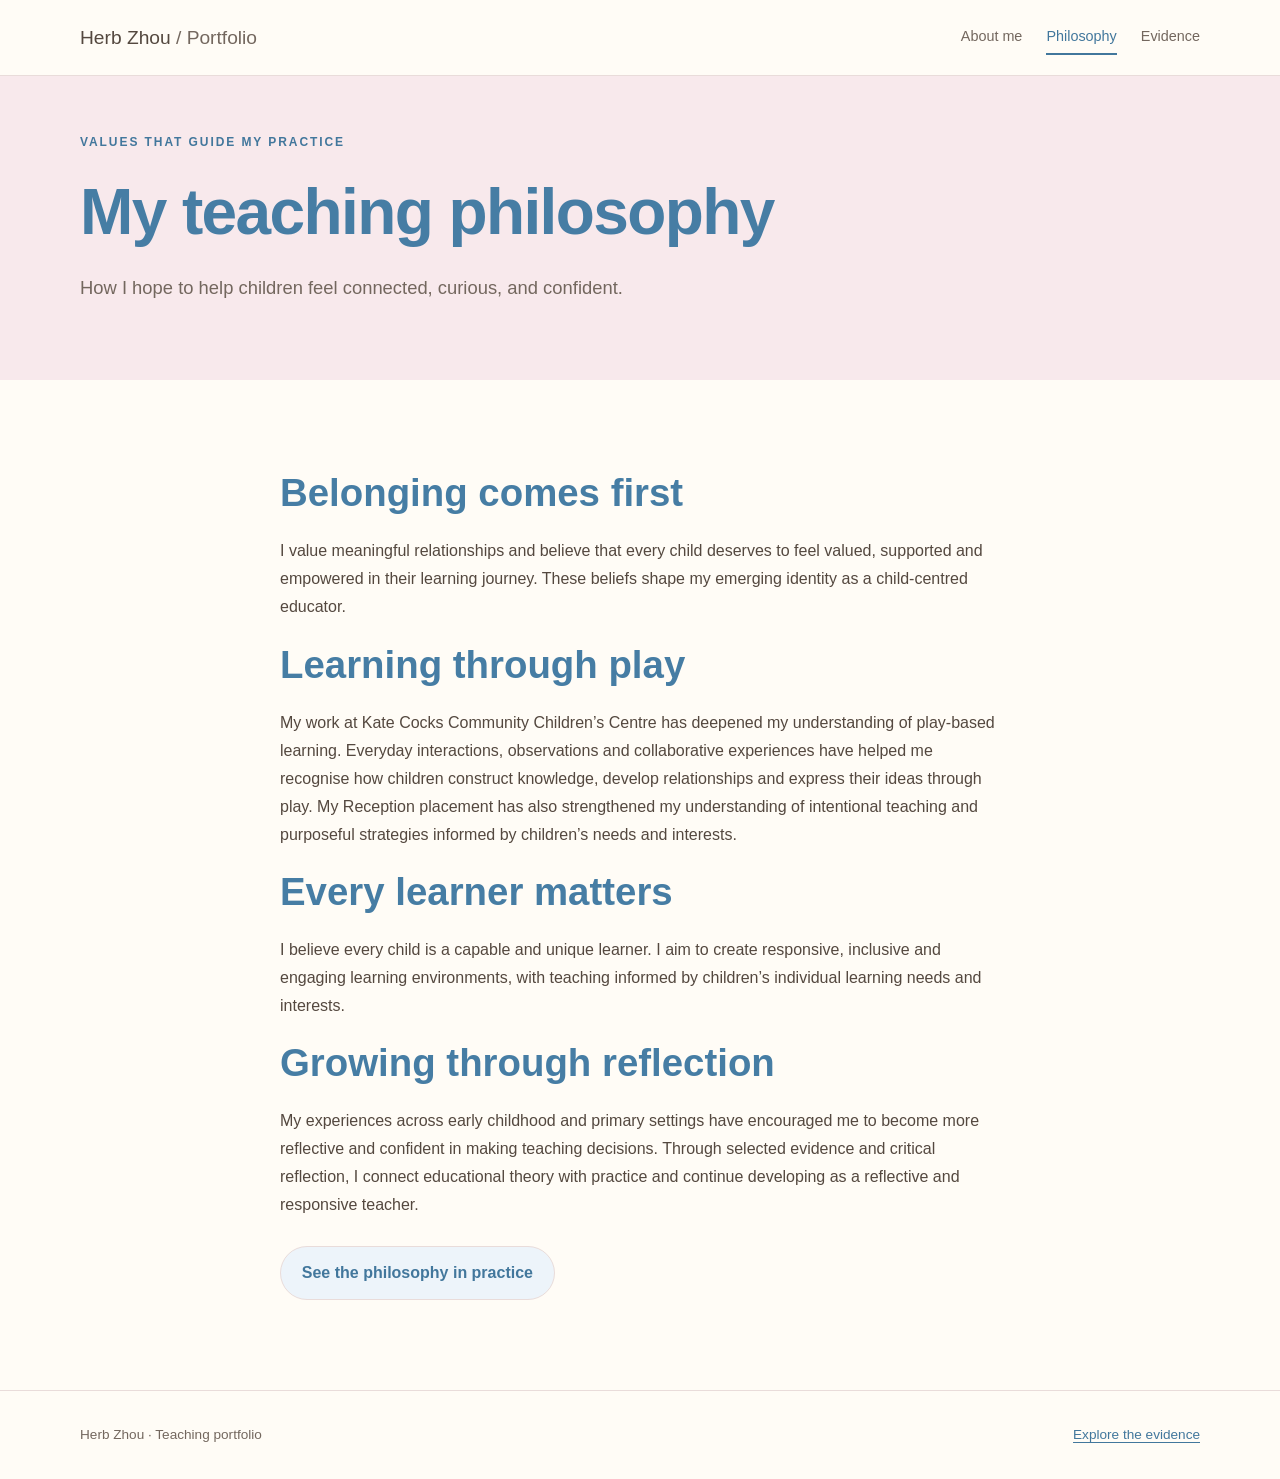
<file: philosophy.html>
<!DOCTYPE html>
<html lang="en-AU">
<head>
  <meta charset="utf-8">
  <meta name="viewport" content="width=device-width, initial-scale=1">
  <!-- EDIT: give each page a unique title and a short, accurate description. -->
  <title>Teaching philosophy | Herb Zhou</title>
  <meta name="description" content="Herb Zhou’s emerging teaching philosophy: meaningful relationships, child-centred learning, inclusive environments, intentional teaching and reflection.">
  <link rel="stylesheet" href="styles.css">
  <link rel="icon" href="assets/images/favicon.svg" type="image/svg+xml">
</head>
<body>
  <a class="skip-link" href="#main">Skip to content</a>
  <!-- SHARED HEADER: keep this navigation consistent across all HTML pages. -->
  <header class="site-header">
    <div class="container header-inner">
      <!-- NAME: keep the owner’s name consistent in every page header and footer. -->
      <a class="brand" href="index.html">Herb Zhou<span class="muted"> / Portfolio</span></a>
      <nav class="site-nav" aria-label="Main navigation">
        <a href="index.html">About me</a>
        <a href="philosophy.html" aria-current="page">Philosophy</a>
        <a href="evidence.html">Evidence</a>
      </nav>
    </div>
  </header>
  <main id="main">
    <header class="page-heading">
      <div class="container">
        <p class="eyebrow">Values that guide my practice</p>
        <h1>My teaching philosophy</h1>
        <p class="lead">How I hope to help children feel connected, curious, and confident.</p>
      </div>
    </header>
    <!-- PHILOSOPHY: summarised from the values and experiences in Introduction.docx. -->
    <section class="section">
      <div class="container reading">
        <h2>Belonging comes first</h2>
        <p>I value meaningful relationships and believe that every child deserves to feel valued, supported and empowered in their learning journey. These beliefs shape my emerging identity as a child-centred educator.</p>
        <h2>Learning through play</h2>
        <p>My work at Kate Cocks Community Children’s Centre has deepened my understanding of play-based learning. Everyday interactions, observations and collaborative experiences have helped me recognise how children construct knowledge, develop relationships and express their ideas through play. My Reception placement has also strengthened my understanding of intentional teaching and purposeful strategies informed by children’s needs and interests.</p>
        <h2>Every learner matters</h2>
        <p>I believe every child is a capable and unique learner. I aim to create responsive, inclusive and engaging learning environments, with teaching informed by children’s individual learning needs and interests.</p>
        <h2>Growing through reflection</h2>
        <p>My experiences across early childhood and primary settings have encouraged me to become more reflective and confident in making teaching decisions. Through selected evidence and critical reflection, I connect educational theory with practice and continue developing as a reflective and responsive teacher.</p>
        <!-- SOURCE: these statements draw on the supplied personal introduction. -->
        <div class="actions"><a class="button" href="evidence.html">See the philosophy in practice</a></div>
      </div>
    </section>
  </main>
  <!-- SHARED FOOTER: update all copies together. -->
  <footer class="site-footer">
    <div class="container footer-inner">
      <p>Herb Zhou · Teaching portfolio</p>
      <a href="evidence.html">Explore the evidence</a>
    </div>
  </footer>
</body>
</html>
</file>
<file: styles.css>
/*
 * PORTFOLIO THEME
 * Start here when customising the design. These variables apply to every page.
 * Keep colour combinations readable; check contrast after changing them.
 */
:root {
  --color-background: #fffcf6;
  --color-surface: #fffefa;
  --color-text: #54483f;
  --color-muted: #73675e;
  --color-accent: #42779c;
  --color-accent-soft: #edf4fa;
  --color-highlight: #f8e9ec;
  --color-border: #e9dcda;
  /* EDIT: pastel colours are for decoration; darker accent colours keep links readable. */
  --color-pink: #e8adc0;
  --color-lilac: #b7acd6;
  --color-blue: #a8d2e6;
  --color-yellow: #edcf77;
  --color-green: #b2ce98;
  --color-heading: #467da4;
  /* EDIT: one dark blue for the straight PORTFOLIO lettering. */
  --color-portfolio: #285577;
  --font-body: "Trebuchet MS", "Segoe UI", sans-serif;
  --font-heading: "Trebuchet MS", "Segoe UI", sans-serif;
  --width-page: 1120px;
  --width-reading: 720px;
  --space-section: clamp(3rem, 7vw, 6rem);
  --radius: 20px;
}

/* BASE: shared typography and predictable sizing. */
* { box-sizing: border-box; }
body { margin: 0; background: var(--color-background); color: var(--color-text); font-family: var(--font-body); line-height: 1.75; }
a { color: var(--color-accent); text-underline-offset: .2em; }
a:hover { text-decoration-thickness: 2px; }
a:focus-visible, summary:focus-visible { outline: 3px solid var(--color-accent); outline-offset: 5px; }
h1, h2, h3 { font-family: var(--font-heading); font-weight: 600; line-height: 1.25; color: var(--color-heading); }
h1 { font-size: clamp(2.3rem, 5vw, 3.7rem); margin: .5rem 0 1.25rem; letter-spacing: -.025em; }
h2 { font-size: clamp(1.9rem, 3vw, 2.6rem); margin: 0 0 1.25rem; }
h3 { font-size: 1.5rem; margin: 0 0 .7rem; }
p { margin: 0 0 1.2rem; }
img { display: block; max-width: 100%; height: auto; }
ul, ol { padding-left: 1.4rem; }
li + li { margin-top: .5rem; }
.container { width: min(var(--width-page), calc(100% - 3rem)); margin-inline: auto; }
.reading { max-width: var(--width-reading); }
.eyebrow { color: var(--color-accent); font-size: .75rem; font-weight: 700; letter-spacing: .16em; text-transform: uppercase; }
.lead { font-size: 1.15rem; color: var(--color-muted); max-width: 660px; }
.muted { color: var(--color-muted); }
.button { display: inline-block; padding: .75rem 1.3rem; border: 1px solid var(--color-border); border-radius: 100px; background: var(--color-accent-soft); color: var(--color-accent); text-decoration: none; font-weight: 600; }
.button:hover { filter: brightness(.9); }
.button-secondary { background: var(--color-highlight); color: var(--color-text); }
.actions { display: flex; flex-wrap: wrap; gap: .8rem; margin-top: 1.7rem; }

/* NAVIGATION: repeated in each HTML file; update all copies when adding a page. */
.skip-link { position: absolute; left: 1rem; top: -10rem; z-index: 10; padding: .6rem 1rem; background: var(--color-surface); }
.skip-link:focus { top: 1rem; }
.site-header { border-bottom: 1px solid var(--color-border); background: var(--color-background); }
.header-inner { display: flex; justify-content: space-between; align-items: center; flex-wrap: wrap; gap: 1rem; padding-block: 1.25rem; }
.brand { color: var(--color-text); font-family: var(--font-body); font-weight: 400; font-size: 1.2rem; text-decoration: none; }
.site-nav { display: flex; flex-wrap: wrap; gap: .4rem 1.5rem; }
.site-nav a { color: var(--color-muted); font-size: .9rem; text-decoration: none; padding-block: .25rem; }
.site-nav a[aria-current="page"] { color: var(--color-accent); border-bottom: 2px solid var(--color-accent); }
.template-notice { padding: .65rem 1.5rem; background: var(--color-accent-soft); text-align: center; font-size: .8rem; color: var(--color-accent); }

/* PAGE LAYOUT: use section for spacing and soft-section for a tinted background. */
.section { padding-block: var(--space-section); }
.soft-section { background: var(--color-highlight); }
.page-heading { padding-block: 3.5rem; background: var(--color-highlight); }
.page-heading h1 { font-size: clamp(2.5rem, 5vw, 4rem); }
.breadcrumb { font-size: .85rem; margin-bottom: 1.5rem; }
.hero-grid { display: grid; grid-template-columns: 1.4fr 1fr; gap: 4rem; align-items: center; }
/* HOMEPAGE: decorative lettering stays editable HTML, with no image or font dependency. */
.portfolio-banner { display: flex; justify-content: center; gap: clamp(.25rem, 1.6vw, 1.4rem); padding-bottom: 3rem; font-family: var(--font-heading); font-size: clamp(2.5rem, 8vw, 6rem); font-weight: 800; line-height: 1.2; }
.portfolio-banner span { color: var(--color-portfolio); }
.hero-grid h1 { color: var(--color-text); }
/* EDIT: this pink frame can also wrap a real portrait; see the maintenance guide. */
.portrait-placeholder { position: relative; aspect-ratio: 4 / 5; display: flex; flex-direction: column; justify-content: center; align-items: center; padding: 2rem; text-align: center; background: var(--color-surface); border: 18px solid var(--color-highlight); border-bottom-width: 45px; border-radius: 3px; transform: rotate(3deg); width: 88%; margin-inline: auto; }
.portrait-placeholder::before { content: ""; position: absolute; top: -30px; left: calc(50% - 40px); width: 80px; height: 26px; background: var(--color-yellow); opacity: .55; transform: rotate(-8deg); }
.portrait-initials { font-family: var(--font-heading); font-size: 5rem; color: var(--color-accent); line-height: 1.3; }
.portrait-placeholder p { max-width: 220px; color: var(--color-muted); font-size: .9rem; }
.two-column { display: grid; grid-template-columns: 1fr 1.7fr; gap: 4rem; }
.card-grid { display: grid; grid-template-columns: repeat(3, 1fr); gap: 1.25rem; margin-top: 2rem; }
.card { padding: 1.8rem; background: var(--color-surface); border: 1px solid var(--color-border); border-radius: var(--radius); }
.card:nth-child(1) { border-top: 5px solid var(--color-blue); }
.card:nth-child(2) { border-top: 5px solid var(--color-pink); }
.card:nth-child(3) { border-top: 5px solid var(--color-lilac); }
.card p { color: var(--color-muted); }
.card-number { font-size: .8rem; color: var(--color-accent); margin-bottom: 1.5rem; }
.card a { font-weight: 600; }
.contact-box { padding: 2rem; border-left: 3px solid var(--color-pink); border-radius: var(--radius); background: var(--color-surface); }
.contact-box p:last-child { margin-bottom: 0; }

/* EVIDENCE: shared blocks for narrative, files, captions, and standards. */
.evidence-layout { display: grid; grid-template-columns: 230px minmax(0, 1fr); gap: 3.5rem; }
.section-menu { align-self: start; padding: 1.5rem; background: var(--color-accent-soft); border-radius: var(--radius); }
.section-menu p { font-size: .8rem; font-weight: 700; }
.section-menu ul { list-style: none; padding: 0; margin: 0; }
.section-menu a { font-size: .9rem; }
.evidence-section + .evidence-section { margin-top: 3.5rem; padding-top: 3rem; border-top: 1px solid var(--color-border); }
.evidence-section { scroll-margin-top: 2rem; }
.evidence-meta { display: flex; flex-wrap: wrap; gap: .5rem; margin: 1.5rem 0 0; }
.tag { padding: .25rem .7rem; border: 1px solid var(--color-border); border-radius: 100px; font-size: .8rem; background: var(--color-background); }
.document { margin: 2rem 0; padding: 1.5rem; border: 1px solid var(--color-border); border-radius: var(--radius); background: var(--color-surface); }
.document-placeholder { padding: 2.5rem 1rem; background: var(--color-background); border: 1px dashed var(--color-border); text-align: center; color: var(--color-muted); }
.document figcaption { margin-top: 1rem; font-size: .9rem; }
.document-status { font-size: .8rem; font-weight: 600; color: var(--color-muted); margin: 1rem 0 0; }
table { width: 100%; border-collapse: collapse; font-size: .9rem; }
th, td { padding: .85rem; border-bottom: 1px solid var(--color-border); text-align: left; vertical-align: top; overflow-wrap: anywhere; }
th { background: var(--color-accent-soft); }
.table-scroll { overflow-x: auto; }
details { border-bottom: 1px solid var(--color-border); padding: 1rem 0; }
summary { cursor: pointer; font-weight: 600; color: var(--color-accent); }
details p { margin: 1rem 0 0; }
.page-links { display: flex; justify-content: space-between; flex-wrap: wrap; gap: 1rem; margin-top: 3rem; }

/* FOOTER: plain contact and navigation, no third-party services required. */
.site-footer { border-top: 1px solid var(--color-border); padding-block: 2rem; color: var(--color-muted); font-size: .85rem; }
.footer-inner { display: flex; justify-content: space-between; gap: 1rem; flex-wrap: wrap; }
.site-footer p { margin: 0; }

/* SMALL SCREENS: navigation stays visible; columns become a single reading flow. */
@media (max-width: 760px) {
  .container { width: calc(100% - 2rem); }
  .header-inner { align-items: flex-start; flex-direction: column; gap: .65rem; }
  .site-nav { gap: .4rem 1.1rem; }
  .hero-grid, .two-column, .evidence-layout, .card-grid { grid-template-columns: 1fr; gap: 2rem; }
  .portrait-placeholder { width: min(88%, 350px); margin-inline: auto; }
  .portfolio-banner { padding-bottom: 2rem; }
  .section-menu ul { display: flex; flex-wrap: wrap; gap: .6rem 1rem; }
  .section-menu li + li { margin: 0; }
  .page-heading { padding-block: 2.5rem; }
}

/* PRINT: keep evidence readable and remove navigation that has no paper use. */
@media print {
  body { background: white; color: black; font-size: 11pt; }
  .site-header, .site-footer, .template-notice, .section-menu, .page-links, .skip-link { display: none; }
  .container { width: 100%; }
  .section, .page-heading { padding-block: 1rem; }
  .evidence-layout, .hero-grid, .two-column, .card-grid { display: block; }
  h1 { font-size: 28pt; }
  h2 { font-size: 20pt; }
  h1, h2, h3 { color: black; }
  .portrait-placeholder { transform: none; }
  .portfolio-banner { display: none; }
}


/* SUPPLIED ASSETS: preserve the photo proportions and keep source excerpts readable. */
.portrait-frame { padding: 0; }
.portrait-frame img { width: 100%; }
.evidence-section h3 { margin-top: 1.75rem; font-size: 1.2rem; }
.evidence-image { max-height: 650px; width: auto; margin: 1.5rem auto .75rem; object-fit: contain; }
.image-caption, .source-label { font-size: .9rem; color: var(--color-muted); }
.source-excerpts { overflow-wrap: anywhere; }
.source-excerpts table p { margin-bottom: .5rem; }
.source-excerpts td { min-width: 130px; }
/* Allow wide source tables to scroll within the mobile content column. */
.evidence-layout > div { min-width: 0; }
.evidence-meta .tag { overflow-wrap: anywhere; }

/* Reference entries use hanging indents and wrap long source URLs. */
.reference-list p { padding-left: 1.5rem; text-indent: -1.5rem; overflow-wrap: anywhere; }
</file>
